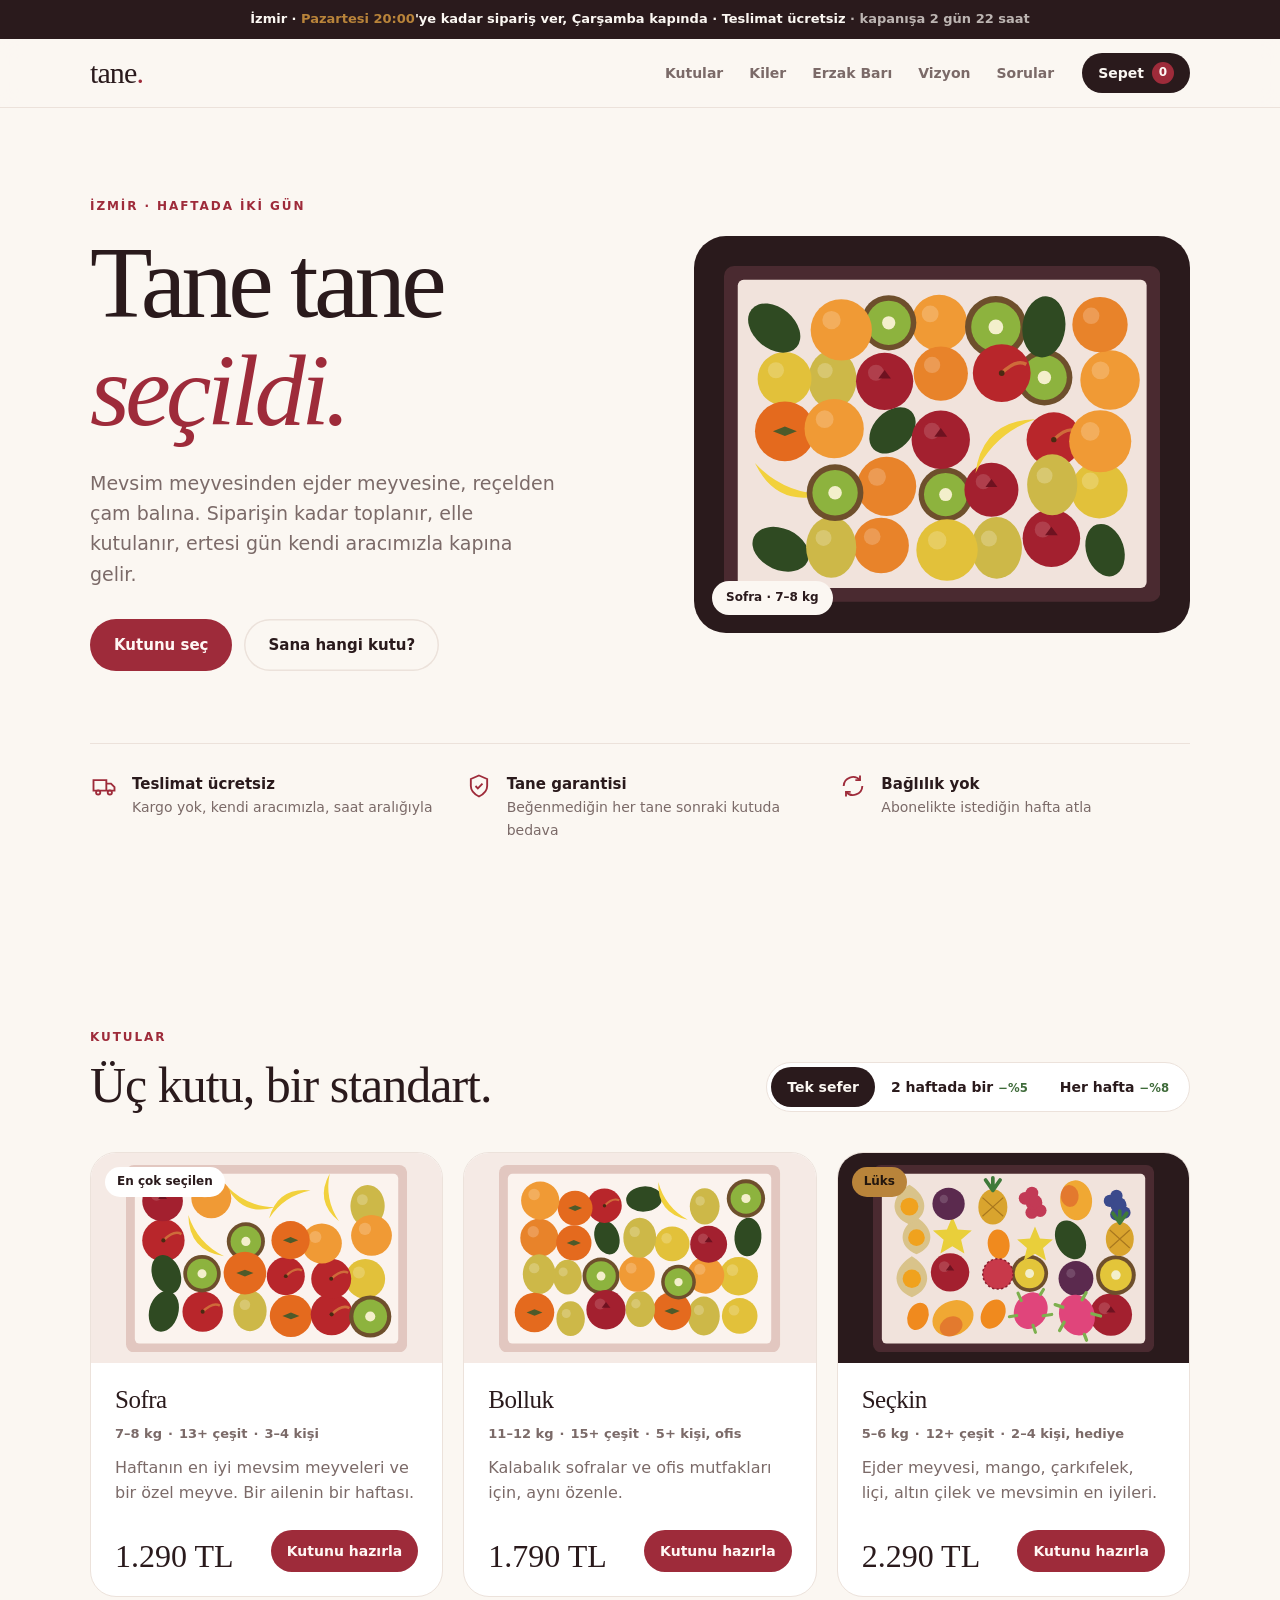
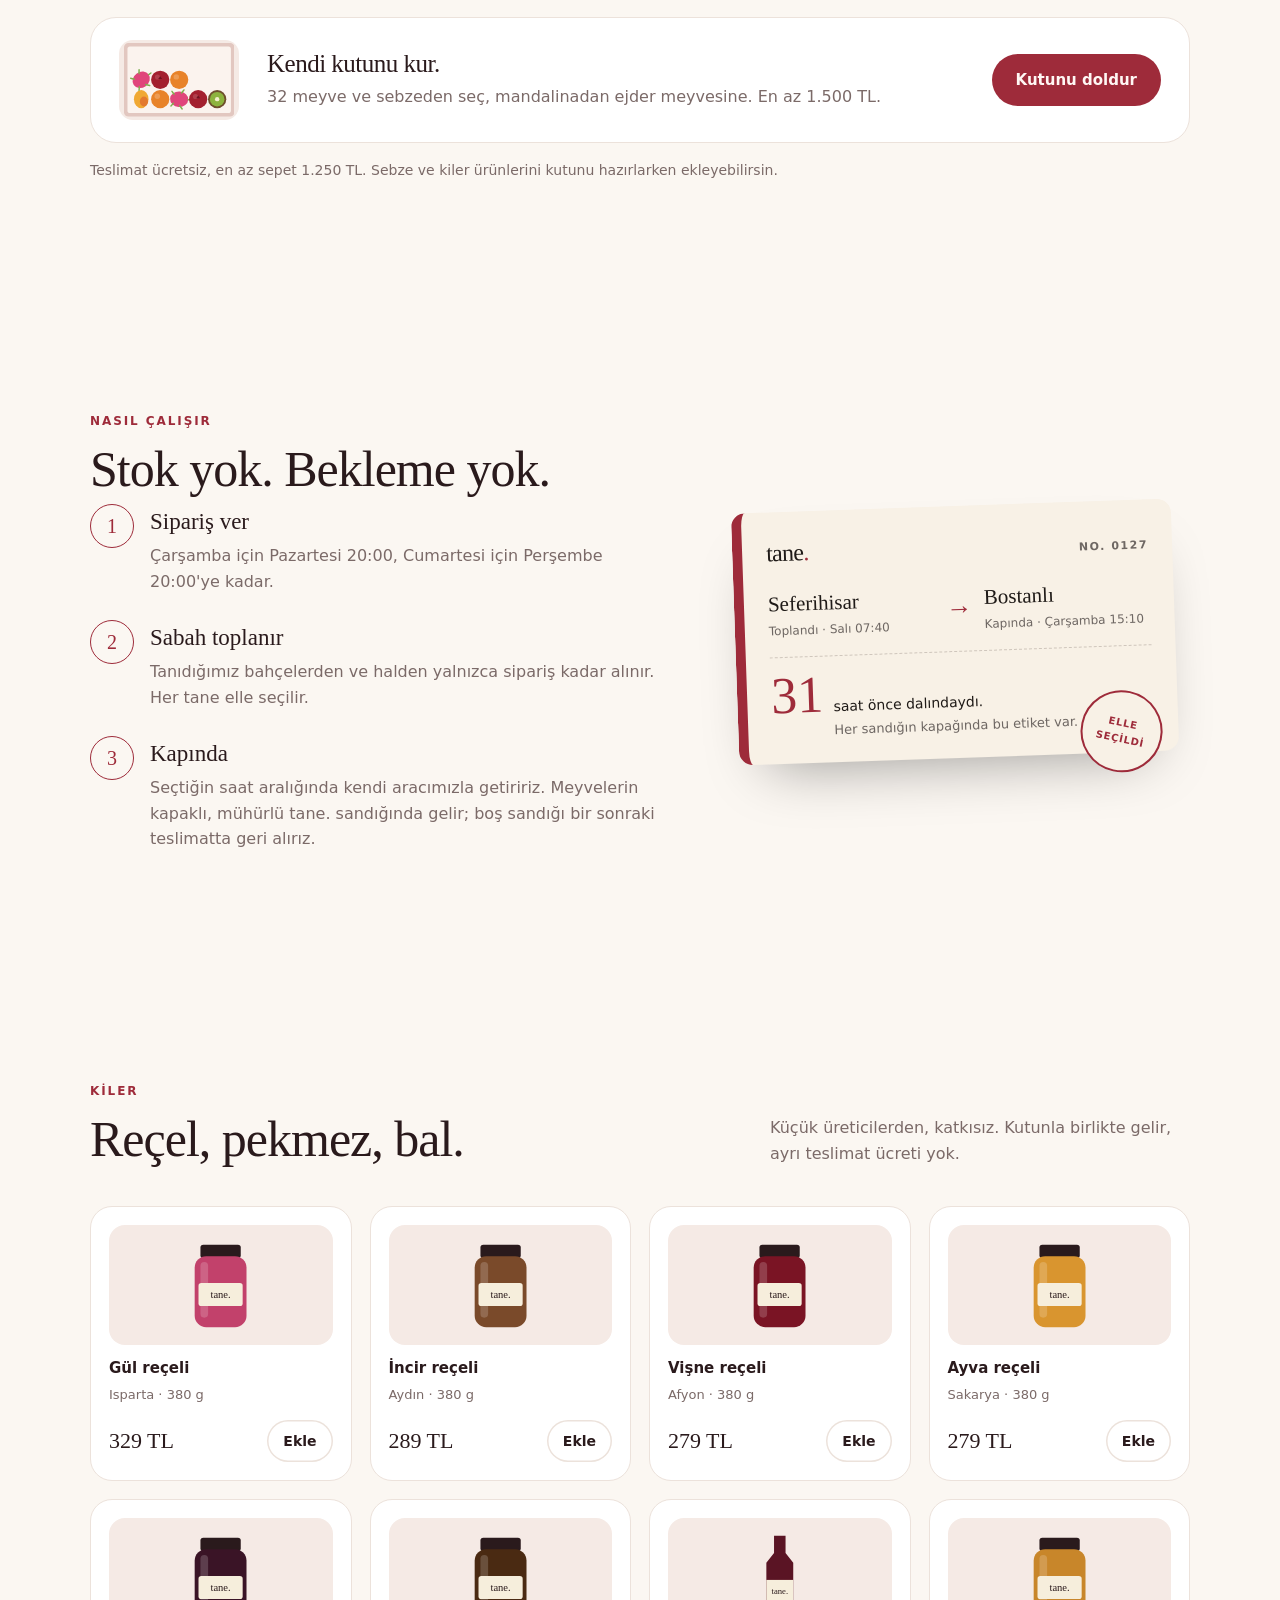
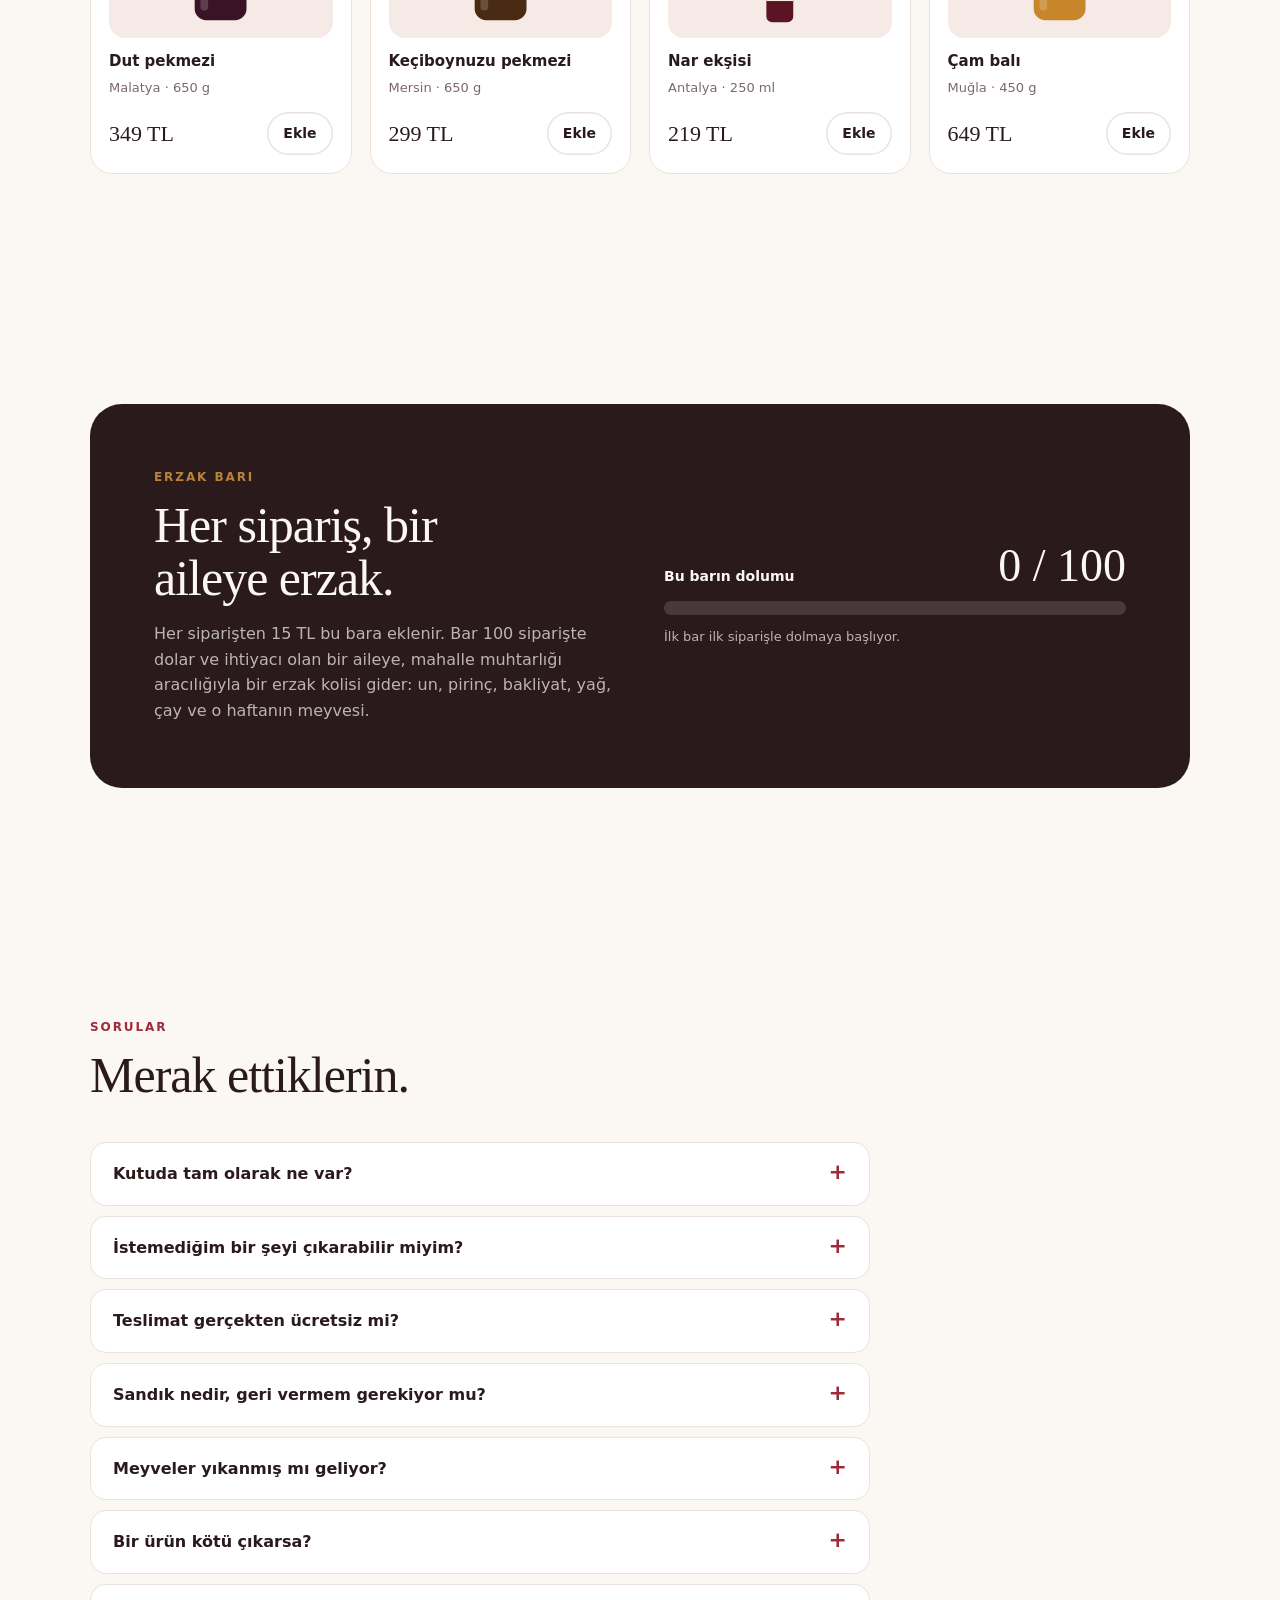
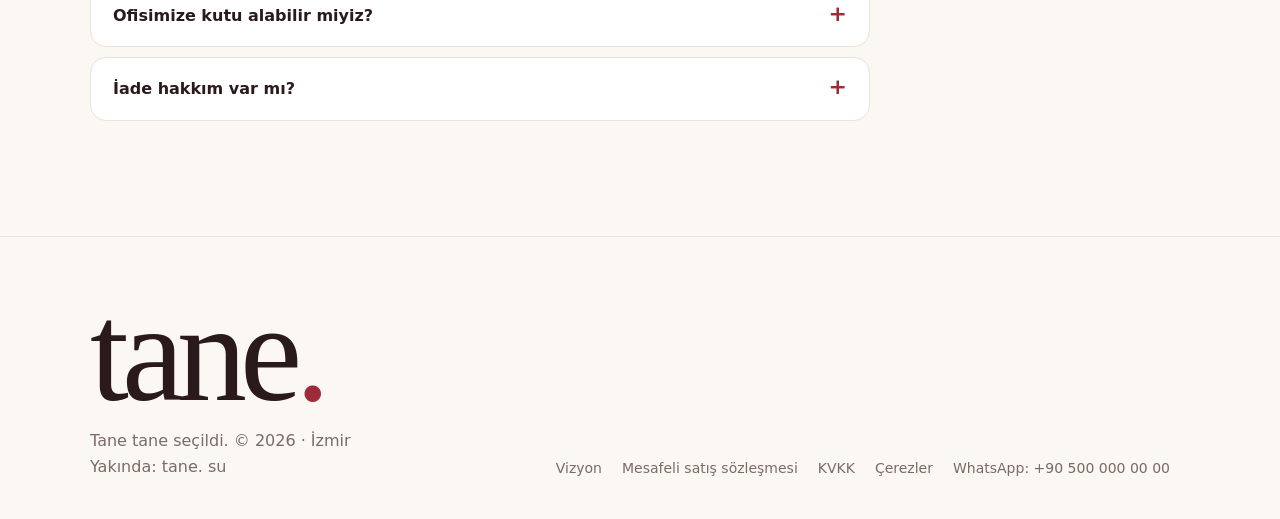
<file: index.html>
<!doctype html>
<html lang="tr">
<head>
<meta charset="utf-8">
<meta name="viewport" content="width=device-width, initial-scale=1, viewport-fit=cover">
<meta http-equiv="Content-Security-Policy" content="default-src 'none'; script-src 'self'; style-src 'self' 'unsafe-inline' https://fonts.googleapis.com; font-src https://fonts.gstatic.com; img-src 'self' data:; connect-src 'none'; base-uri 'none'; form-action 'none'; object-src 'none'">
<meta name="referrer" content="strict-origin-when-cross-origin">
<title>tane. Online Manav</title>
<meta name="description" content="tane. — İzmir'de haftada iki gün kapına gelen, tane tane seçilmiş meyve kutuları, egzotik meyveler, reçel, pekmez ve bal.">
<link rel="preconnect" href="https://fonts.googleapis.com">
<link rel="preconnect" href="https://fonts.gstatic.com" crossorigin>
<link rel="stylesheet" href="https://fonts.googleapis.com/css2?family=Fraunces:ital,opsz,wght@0,9..144,300..600;1,9..144,300..600&family=Manrope:wght@400;600;700;800&display=swap">
<link rel="stylesheet" href="assets/style.css">
</head>
<body>
<!--BODY-->
<p class="bar" id="bar">İzmir · <b>Pazartesi 20:00</b>'ye kadar sipariş ver, Çarşamba kapında · Teslimat ücretsiz</p>
<header class="top">
  <div class="wrap">
    <a href="#top" class="logo" aria-label="tane. ana sayfa">tane<i>.</i></a>
    <nav class="links" aria-label="Ana menü"><a href="#kutular">Kutular</a><a href="#kiler">Kiler</a><a href="#erzak">Erzak Barı</a><a href="vizyon.html">Vizyon</a><a href="#sorular">Sorular</a></nav>
    <button class="menu-btn" id="menuBtn" aria-label="Menüyü aç">Menü</button>
    <button class="cart-btn" id="cartBtn" aria-label="Sepeti aç">Sepet <b id="cartCount">0</b></button>
  </div>
</header>

<main id="top">
  <section class="hero">
    <div class="wrap hero-grid">
      <div>
        <p class="hello" id="hello" hidden></p>
        <p class="eyebrow">İzmir · haftada iki gün</p>
        <h1>Tane tane <em>seçildi.</em></h1>
        <p class="lead">Mevsim meyvesinden ejder meyvesine, reçelden çam balına. Siparişin kadar toplanır, elle kutulanır, ertesi gün kendi aracımızla kapına gelir.</p>
        <div class="ctas"><a class="btn" href="#kutular">Kutunu seç</a><button class="btn line" id="openQuiz">Sana hangi kutu?</button></div>
      </div>
      <div class="hero-art" id="heroArt" aria-hidden="true"></div>
    </div>
    <div class="wrap">
      <div class="trust">
        <div><svg viewBox="0 0 24 24" fill="none" stroke="currentColor" stroke-width="1.6" aria-hidden="true"><path d="M3 7h11v9H3zM14 10h4l3 3v3h-7"/><circle cx="7" cy="17.5" r="1.8"/><circle cx="17" cy="17.5" r="1.8"/></svg><span><b>Teslimat ücretsiz</b><span class="muted">Kargo yok, kendi aracımızla, saat aralığıyla</span></span></div>
        <div><svg viewBox="0 0 24 24" fill="none" stroke="currentColor" stroke-width="1.6" aria-hidden="true"><path d="M12 3l7 3v6c0 4-3 7-7 9-4-2-7-5-7-9V6z"/><path d="M9 12l2 2 4-4"/></svg><span><b>Tane garantisi</b><span class="muted">Beğenmediğin her tane sonraki kutuda bedava</span></span></div>
        <div><svg viewBox="0 0 24 24" fill="none" stroke="currentColor" stroke-width="1.6" aria-hidden="true"><path d="M4 12a8 8 0 0 1 14-5M20 12a8 8 0 0 1-14 5"/><path d="M18 3v4h-4M6 21v-4h4"/></svg><span><b>Bağlılık yok</b><span class="muted">Abonelikte istediğin hafta atla</span></span></div>
      </div>
    </div>
  </section>

  <section id="kutular">
    <div class="wrap">
      <div class="head reveal">
        <div><p class="eyebrow">Kutular</p><h2>Üç kutu, bir standart.</h2></div>
        <div class="seg-inline" role="group" aria-label="Sıklık" id="freq"></div>
      </div>
      <div class="boxes" id="boxes"></div>
      <div class="own reveal">
        <div class="ico" id="ownIco" aria-hidden="true"></div>
        <div><h3>Kendi kutunu kur.</h3><p class="muted" style="margin-top:6px" id="ownTxt">32 meyve ve sebzeden seç: mandalinadan ejder meyvesine. Kutun gözünün önünde dolsun.</p></div>
        <button class="btn" id="openOwn">Kutunu doldur</button>
      </div>
      <p class="note" id="minNote"></p>
    </div>
  </section>

  <section id="nasil">
    <div class="wrap how">
      <div class="reveal">
        <p class="eyebrow">Nasıl çalışır</p>
        <h2>Stok yok. Bekleme yok.</h2>
        <div class="steps">
          <div class="step"><span class="n">1</span><div><b>Sipariş ver</b><p class="muted" id="stepTxt1">Çarşamba için Pazartesi 20:00'ye, Cumartesi için Perşembe 20:00'ye kadar.</p></div></div>
          <div class="step"><span class="n">2</span><div><b>Sabah toplanır</b><p class="muted">Tanıdığımız bahçelerden ve halden yalnızca sipariş kadar alınır. Her tane elle seçilir.</p></div></div>
          <div class="step"><span class="n">3</span><div><b>Kapında</b><p class="muted">Seçtiğin saat aralığında kendi aracımızla getiririz. Meyvelerin kapaklı, mühürlü tane. sandığında gelir; boş sandığı bir sonraki teslimatta geri alırız.</p></div></div>
        </div>
      </div>
      <div class="label reveal" aria-label="Örnek tazelik etiketi">
        <div class="t"><span>tane<span style="color:#9E2B3A">.</span></span><span>No. 0127</span></div>
        <div class="route"><div><b>Seferihisar</b>Toplandı · Salı 07:40</div><i>→</i><div><b>Bostanlı</b>Kapında · Çarşamba 15:10</div></div>
        <div class="hours"><b class="num" id="hours">31</b><span>saat önce dalındaydı.<br><span style="color:#6E6763;font-size:13px">Her sandığın kapağında bu etiket var.</span></span></div>
        <div class="stamp">Elle<br>seçildi</div>
      </div>
    </div>
  </section>

  <section id="kiler">
    <div class="wrap">
      <div class="head reveal"><div><p class="eyebrow">Kiler</p><h2>Reçel, pekmez, bal.</h2></div><p class="muted">Küçük üreticilerden, katkısız. Kutunla birlikte gelir, ayrı teslimat ücreti yok.</p></div>
      <div class="kiler" id="kilerGrid"></div>
    </div>
  </section>

  <section id="erzak">
    <div class="wrap">
      <div class="erzak reveal">
        <div>
          <p class="eyebrow">Erzak Barı</p>
          <h2>Her sipariş, bir aileye erzak.</h2>
          <p class="muted" style="margin-top:16px;max-width:460px" id="erzakTxt"></p>
        </div>
        <div class="erzak-bar">
          <div class="top"><span>Bu barın dolumu</span><b class="num" id="erzakNum">0 / 100</b></div>
          <div class="track"><i id="erzakFill"></i></div>
          <small id="erzakSub"></small>
        </div>
      </div>
    </div>
  </section>

  <section id="sorular">
    <div class="wrap">
      <div class="head reveal"><div><p class="eyebrow">Sorular</p><h2>Merak ettiklerin.</h2></div></div>
      <div class="faq">
        <details class="q"><summary>Kutuda tam olarak ne var?</summary><p>Her hafta değişir, mevsimin en iyileri girer. İçerik listesi kutudaki kartta yazar. Sofra kutusunda 13+ çeşit, 7–8 kg meyve olur.</p></details>
        <details class="q"><summary>İstemediğim bir şeyi çıkarabilir miyim?</summary><p>Evet, kutunu hazırlarken en fazla 3 ürünü çıkarabilirsin; yerine aynı değerde başka ürün koyarız. Her şeyi kendin seçmek istersen "Kendi kutunu kur"u kullan.</p></details>
        <details class="q"><summary>Teslimat gerçekten ücretsiz mi?</summary><p>Evet. Kendi aracımızla getiriyoruz. Teslimat için en az sepet tutarı 1.250 TL.</p></details>
        <details class="q"><summary>Sandık nedir, geri vermem gerekiyor mu?</summary><p>Meyveler karton koliyle değil, kapaklı ve kilitli, yıkanabilir tane. sandığıyla gelir. Sandık bir hafta sende kalır; bir sonraki teslimatta dolusunu bırakıp boşunu alırız. Tek seferlik siparişte istersen kapıda boşaltırız. İade edilmeyen sandık için 750 TL alınır.</p></details>
        <details class="q"><summary>Meyveler yıkanmış mı geliyor?</summary><p>Hayır, bilerek yıkamıyoruz; ıslak meyve kutuda küflenir. Kuru bezle temizleyip kutuluyoruz. Yemeden önce yıka.</p></details>
        <details class="q"><summary>Bir ürün kötü çıkarsa?</summary><p>24 saat içinde fotoğrafını WhatsApp'tan gönder. Sonraki kutuna ücretsiz ekleriz ya da bedelini iade ederiz.</p></details>
        <details class="q"><summary>Ofisimize kutu alabilir miyiz?</summary><p>Evet. Tek adrese 5 kutu ve üzeri için kurumsal fiyat, fatura ve sabit teslimat günü veriyoruz. WhatsApp'tan yazman yeterli.</p></details>
        <details class="q"><summary>İade hakkım var mı?</summary><p>Taze ürünler çabuk bozulabilen ürün olduğundan yasal cayma hakkı kapsamında değildir. Memnun kalmadığın her ürün için Tane garantisi geçerlidir.</p></details>
      </div>
    </div>
  </section>
</main>

<footer>
  <div class="wrap">
    <div><div class="big">tane<i>.</i></div><p class="muted" style="margin-top:16px">Tane tane seçildi. © 2026 · İzmir<br>Yakında: tane. su</p></div>
    <nav aria-label="Alt menü">
      <a href="vizyon.html">Vizyon</a>
      <button data-legal="mesafeli">Mesafeli satış sözleşmesi</button>
      <button data-legal="kvkk">KVKK</button>
      <button data-legal="cerez">Çerezler</button>
      <span>WhatsApp: <span id="waText"></span></span>
      <span id="footSoc"></span>
    </nav>
  </div>
</footer>

<div class="scrim" id="scrim"></div>

<aside class="sheet" id="menu" aria-label="Menü">
  <div class="sh-head"><span class="logo">tane<i>.</i></span><button class="xbtn" data-close aria-label="Kapat">×</button></div>
  <div class="sh-body"><nav class="mnav"><a href="#kutular" data-close>Kutular</a><a href="#kiler" data-close>Kiler</a><a href="#erzak" data-close>Erzak Barı</a><a href="vizyon.html">Vizyon</a><a href="#sorular" data-close>Sorular</a></nav></div>
</aside>

<aside class="sheet" id="cfg" aria-label="Kutunu hazırla">
  <div class="sh-head"><div><p class="eyebrow" style="margin:0">Kutunu hazırla</p><h3 id="cfgTitle">Sofra</h3></div><button class="xbtn" data-close aria-label="Kapat">×</button></div>
  <div class="sh-body">
    <div class="preview" id="cfgPreview"></div>
    <div><p class="sub">Kutu</p><div class="seg" id="cfgSize"></div></div>
    <div><p class="sub">Sıklık</p><div class="seg" id="cfgFreq"></div></div>
    <label class="toggle" id="vegToggle" for="cfgVeg"><input type="checkbox" id="cfgVeg"><span><b>Sebze de ekle</b><small>6–7 kg, 12+ çeşit, aynı teslimatla</small></span><span class="p" id="vegPrice"></span></label>
    <div><p class="sub">Kilerden ekle</p><div class="rows" id="cfgKiler"></div></div>
    <details class="more"><summary>Kişiselleştir</summary><div>
      <div><p class="sub">İstemediklerin · en fazla 3</p><div class="chips" id="cfgOut"></div></div>
      <div><p class="sub">Tat</p><div class="seg" id="cfgTaste"></div></div>
      <div><p class="sub">Olgunluk</p><div class="seg two-col" id="cfgRipe"></div></div>
    </div></details>
    <details class="more" id="giftDet"><summary>Hediye mi?</summary><div>
      <label class="check" for="cfgGift"><input type="checkbox" id="cfgGift"><span>Hediye paketi: kurdele, mühür ve kart (<span id="giftPrice"></span>)</span></label>
      <label class="field" for="cfgNote">Kartına yazalım<textarea id="cfgNote" maxlength="180" placeholder="Yeni evine hoş geldin!"></textarea></label>
    </div></details>
  </div>
  <div class="sh-foot">
    <div class="total"><span id="cfgFreqLbl">Tek sefer</span><b id="cfgTotal">0 TL</b></div>
    <button class="btn block" id="cfgAdd">Sepete ekle</button>
  </div>
</aside>

<aside class="sheet" id="own" aria-label="Kendi kutunu kur">
  <div class="sh-head"><div><p class="eyebrow" style="margin:0">Kendi kutun</p><h3>Tane tane seç</h3></div><button class="xbtn" data-close aria-label="Kapat">×</button></div>
  <div class="sh-body">
    <div class="preview" id="ownPreview"></div>
    <div class="minline"><div style="display:flex;justify-content:space-between;gap:8px"><span id="ownMinTxt"></span><span class="num" id="ownKg"></span></div><div class="meter"><i id="ownBar"></i></div></div>
    <div class="tabs" role="group" aria-label="Kategori" id="ownTabs"><button data-tab="meyve" aria-pressed="true">Meyve</button><button data-tab="egzotik" aria-pressed="false">Egzotik</button><button data-tab="sebze" aria-pressed="false">Sebze</button></div>
    <div class="rows" id="ownList"></div>
    <div><p class="sub">Olgunluk</p><div class="seg two-col" id="ownRipe"></div></div>
    <label class="field" for="ownNote">Not <span class="muted" style="font-weight:600">· isteğe bağlı</span><textarea id="ownNote" maxlength="180" placeholder="Avokadolar Cuma'ya hazır olsun"></textarea></label>
  </div>
  <div class="sh-foot">
    <div class="total"><span id="ownCount">0 ürün</span><b id="ownTotal">0 TL</b></div>
    <button class="btn block" id="ownAdd" disabled>Sepete ekle</button>
  </div>
</aside>

<aside class="sheet" id="cart" aria-label="Sepet">
  <div class="sh-head"><div style="flex:1"><h3>Sepetin</h3><div class="stepper"><span class="on" id="st1">1 · Sepet</span><span id="st2">2 · Teslimat</span><span id="st3">3 · Gönder</span></div></div><button class="xbtn" data-close aria-label="Kapat">×</button></div>
  <div class="sh-body" id="cartBody"></div>
  <div class="sh-foot" id="cartFoot"></div>
</aside>

<div class="modal" id="quiz" role="dialog" aria-modal="true" aria-labelledby="qTitle"><div class="card" id="quizCard"></div></div>
<div class="modal" id="legal" role="dialog" aria-modal="true" aria-labelledby="lTitle"><div class="card"><div class="qtop"><h2 id="lTitle" style="font-size:30px"></h2><button class="xbtn" data-close aria-label="Kapat">×</button></div><p class="muted" id="lBody" style="margin-top:14px"></p></div></div>
<div class="toast" id="toast" role="status" aria-live="polite"></div>
<!--/BODY-->
<script src="assets/app.js" defer></script>
</body>
</html>
</file>
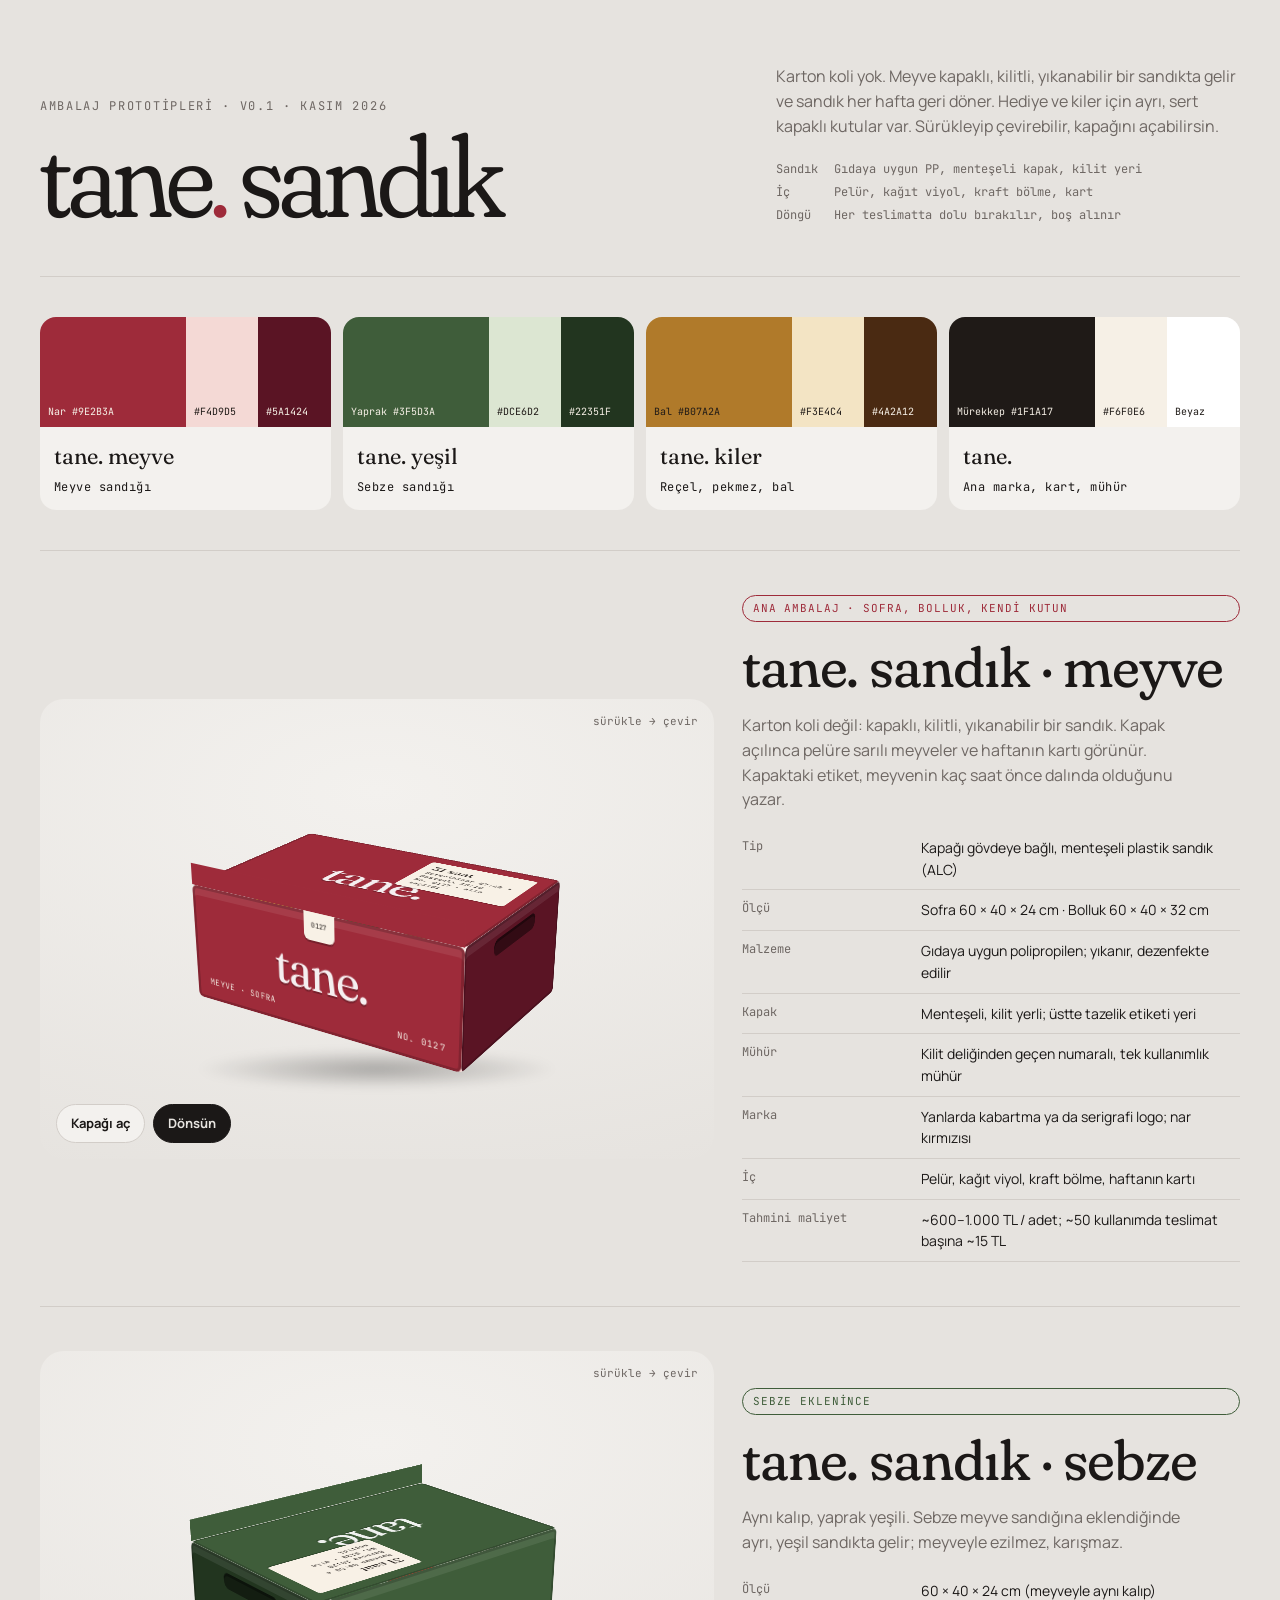
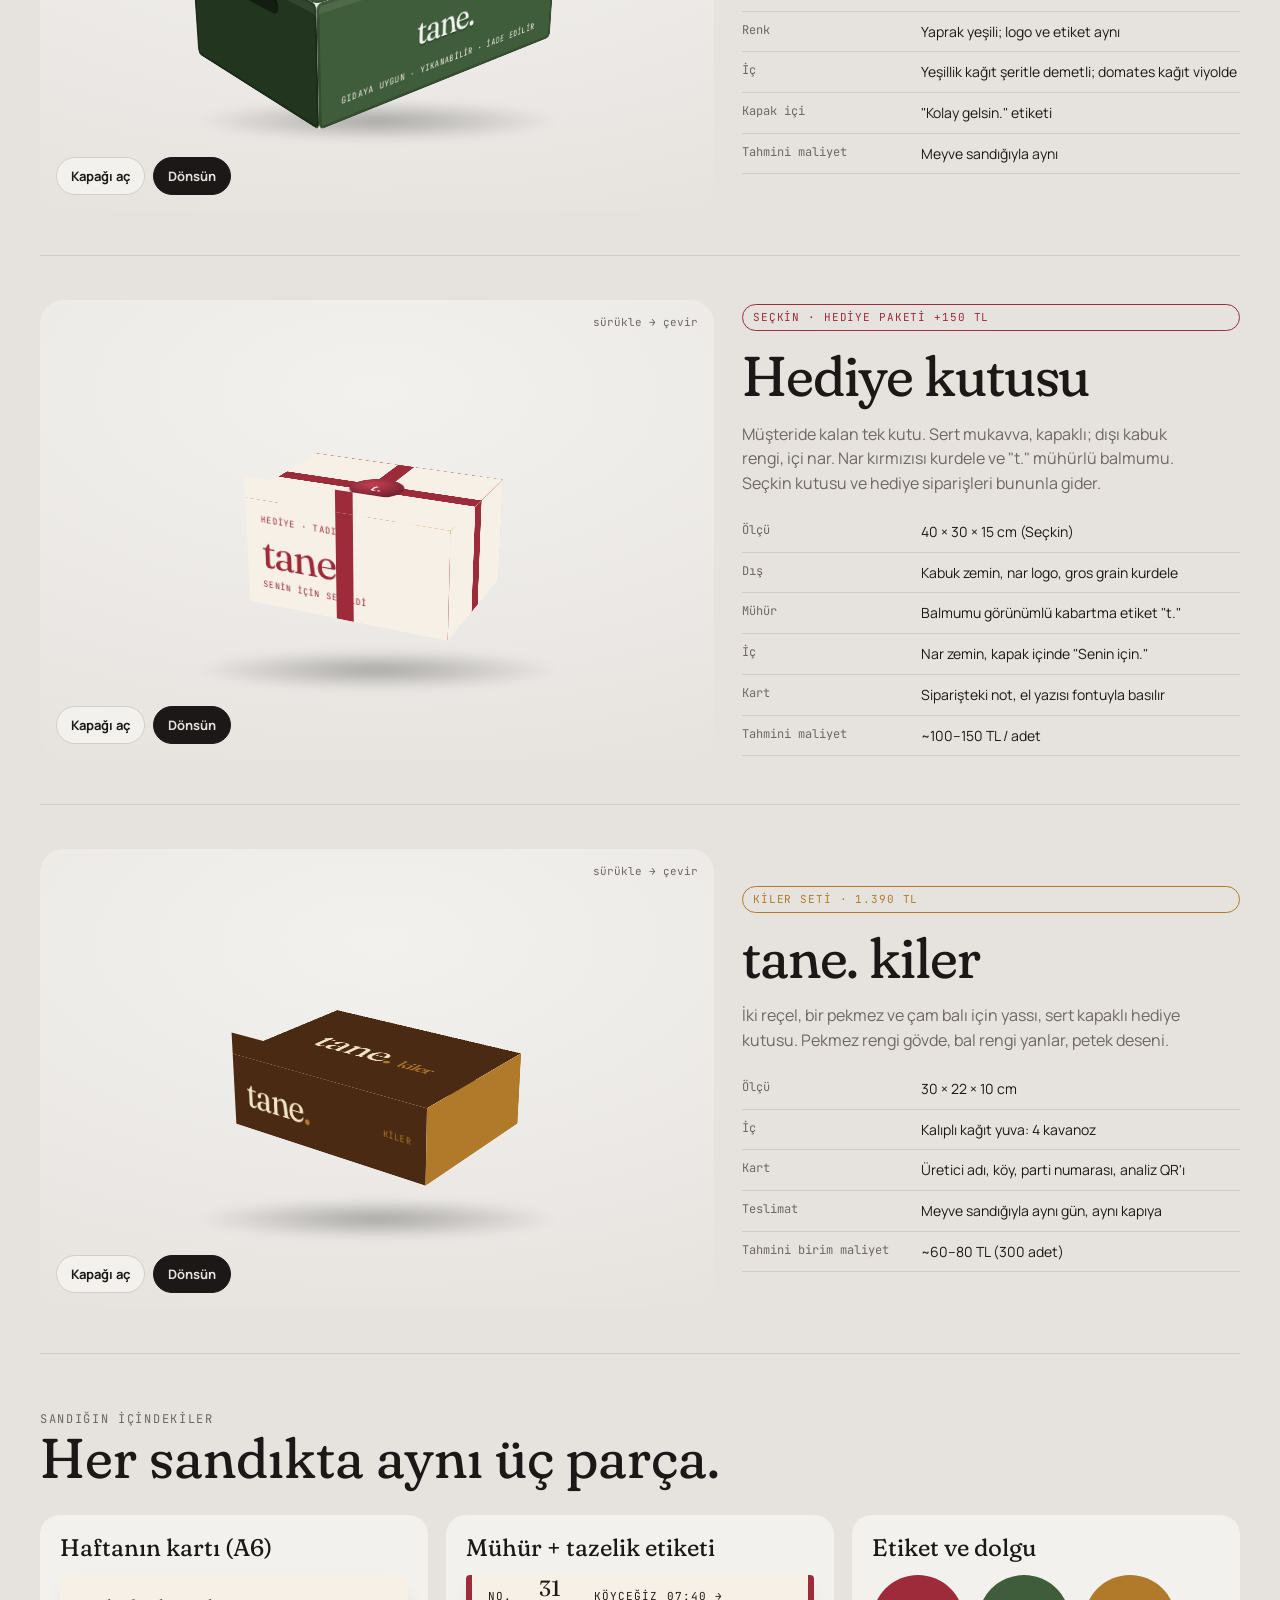
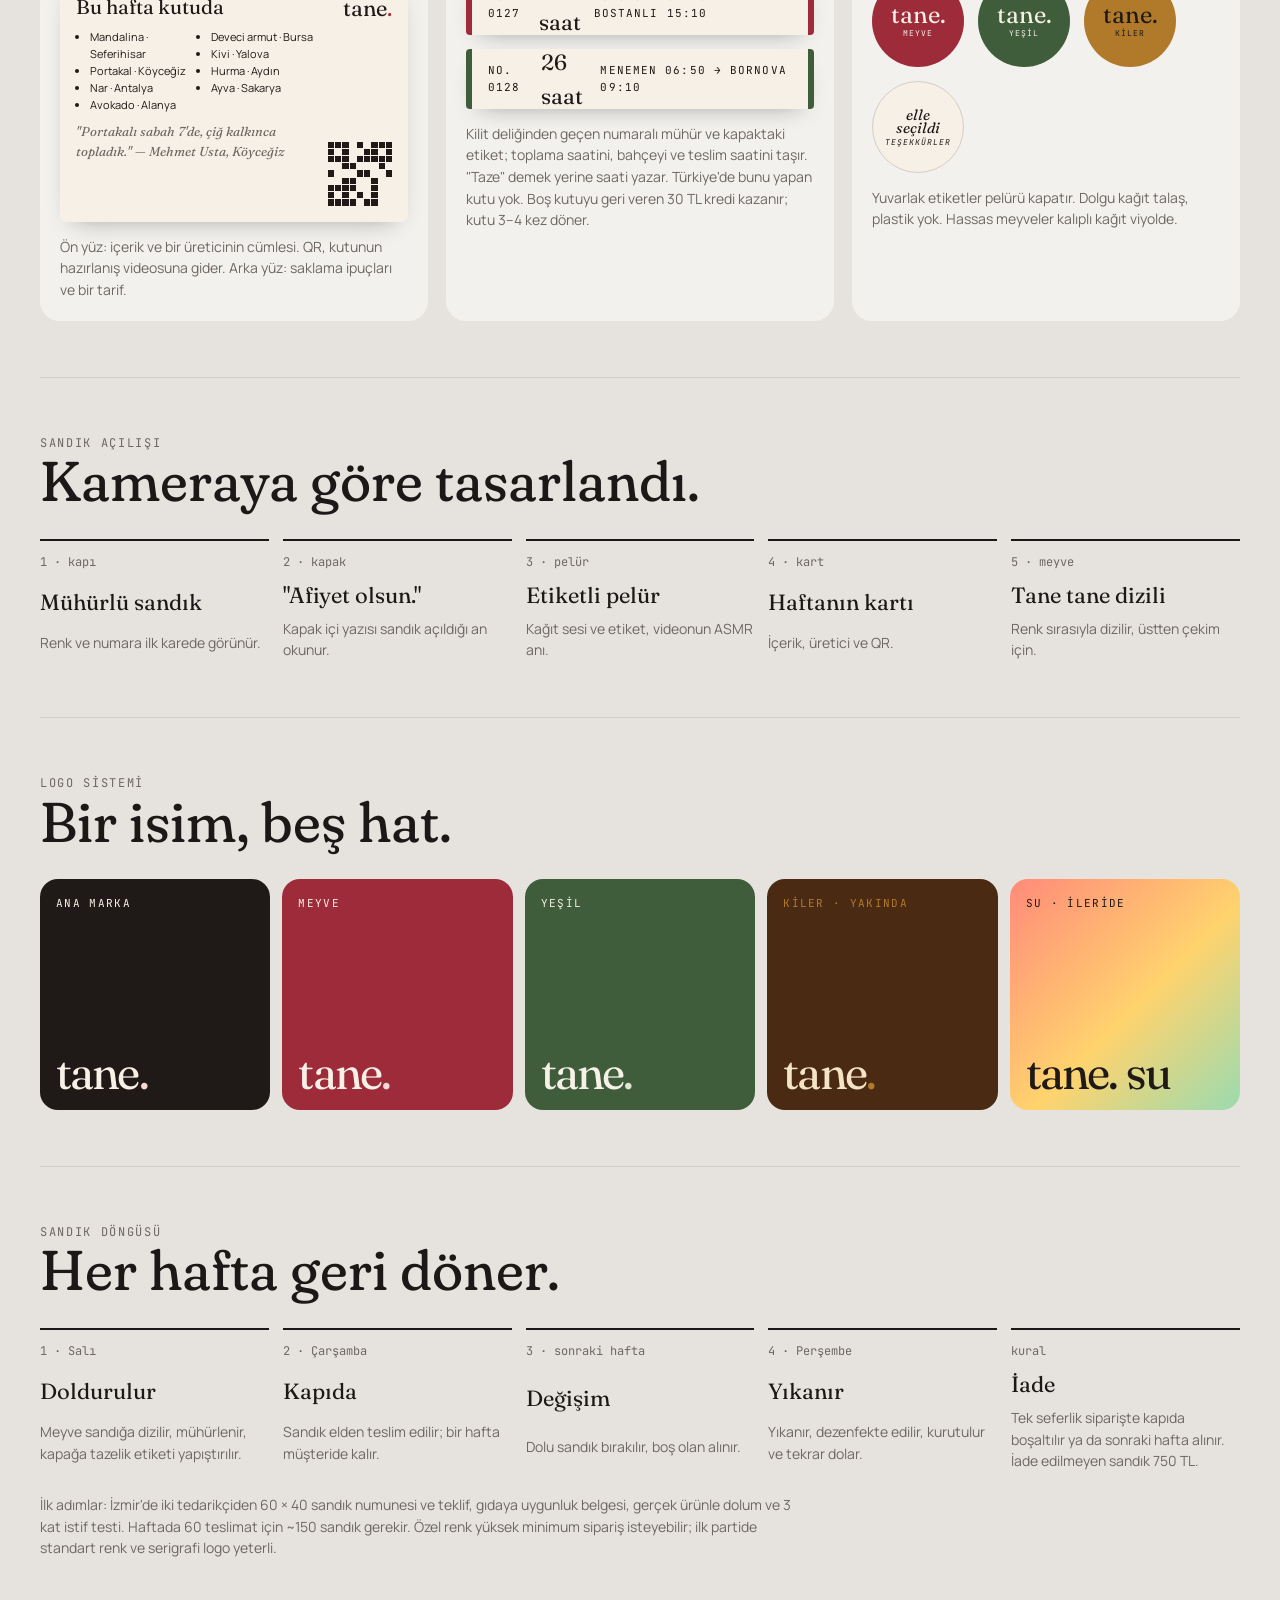
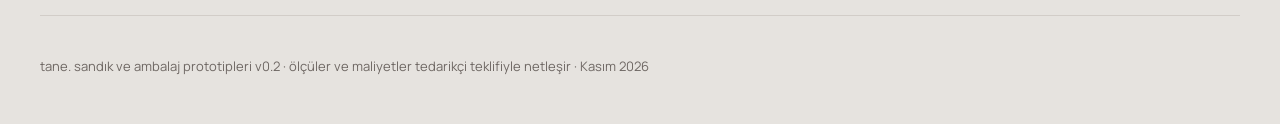
<file: kutular/index.html>
<!doctype html>
<html lang="tr">
<head>
<meta charset="utf-8">
<meta name="viewport" content="width=device-width, initial-scale=1, viewport-fit=cover">
<title>tane. Kutu Prototipleri</title>
<meta name="claude:viewport-fit-sides" content="cover">
<link rel="preconnect" href="https://fonts.googleapis.com">
<link rel="preconnect" href="https://fonts.gstatic.com" crossorigin>
<link rel="stylesheet" href="https://fonts.googleapis.com/css2?family=Fraunces:ital,opsz,wght,SOFT@0,9..144,300..700,0..100;1,9..144,300..700,0..100&family=Manrope:wght@400;500;600;700&family=JetBrains+Mono:wght@400;600&display=swap">
<style>
/* Layout: a packaging studio wall. Each box sits on its own plinth in 3D, specs beside it like a production sheet. */
:root{
  --bg:#E6E3DF; --panel:#F3F1EE; --fg:#1B1817; --mute:#6E6763; --line:#D2CDC8;
  --display:"Fraunces", Georgia, serif; --body:"Manrope", system-ui, sans-serif; --mono:"JetBrains Mono", ui-monospace, Menlo, monospace;
  /* brand lines (print colours stay fixed in both themes) */
  --nar:#9E2B3A; --nar-in:#F4D9D5; --nar-deep:#5A1424;
  --yaprak:#3F5D3A; --yaprak-in:#DCE6D2; --yaprak-deep:#22351F;
  --bal:#B07A2A; --bal-in:#F3E4C4; --pekmez:#4A2A12;
  --kabuk:#F6F0E6; --murekkep:#1F1A17;
}
@media (prefers-color-scheme:dark){:root:not([data-theme="light"]){--bg:#151312;--panel:#1E1B1A;--fg:#EEE9E4;--mute:#A39B95;--line:#33302D;color-scheme:dark}}
:root[data-theme="dark"]{--bg:#151312;--panel:#1E1B1A;--fg:#EEE9E4;--mute:#A39B95;--line:#33302D;color-scheme:dark}
*{box-sizing:border-box}
body{background:var(--bg);color:var(--fg);font-family:var(--body);line-height:1.55;font-size:16px}
.wrap{max-width:1240px;margin:0 auto;padding-left:max(20px,env(safe-area-inset-left,0px));padding-right:max(20px,env(safe-area-inset-right,0px))}
h1,h2,h3{font-family:var(--display);font-weight:400;margin:0;line-height:1.05;text-wrap:balance;font-variation-settings:"SOFT" 100}
p{margin:0}
.mono{font-family:var(--mono);font-size:12px;letter-spacing:.04em}
.eyebrow{font-family:var(--mono);font-size:12px;letter-spacing:.14em;text-transform:uppercase;color:var(--mute)}
button{font:inherit;color:inherit;cursor:pointer}
:focus-visible{outline:2px solid var(--fg);outline-offset:3px;border-radius:6px}

header.intro{padding-block:56px 40px;display:grid;grid-template-columns:1.2fr .8fr;gap:40px;align-items:end;border-bottom:1px solid var(--line)}
@media(max-width:860px){header.intro{grid-template-columns:1fr}}
header.intro h1{font-size:clamp(56px,9vw,128px);letter-spacing:-.045em;font-weight:350}
header.intro h1 i{font-style:normal;color:var(--nar)}
header.intro .meta{display:grid;gap:10px;color:var(--mute)}
.sheet{display:grid;grid-template-columns:auto 1fr;gap:4px 16px;font-family:var(--mono);font-size:12px}
.sheet dt{color:var(--mute)} .sheet dd{margin:0}

/* palette */
.palette{display:grid;grid-template-columns:repeat(4,1fr);gap:12px;padding-block:40px}
@media(max-width:860px){.palette{grid-template-columns:1fr 1fr}}
.sw{border-radius:16px;overflow:hidden;background:var(--panel)}
.sw .chips{display:grid;grid-template-columns:2fr 1fr 1fr;height:110px}
.sw .chips span{display:flex;align-items:end;padding:8px;font-family:var(--mono);font-size:10px}
.sw .cap{padding:12px 14px}
.sw .cap b{font-family:var(--display);font-size:22px;font-weight:400;display:block}

/* product rows */
.proto{display:grid;grid-template-columns:1.15fr .85fr;gap:28px;padding-block:44px;border-top:1px solid var(--line);align-items:center}
@media(max-width:920px){.proto{grid-template-columns:1fr}}
.stage{position:relative;height:460px;border-radius:24px;background:radial-gradient(120% 90% at 50% 20%,var(--panel),var(--bg));overflow:hidden;touch-action:pan-y;cursor:grab;user-select:none}
.stage:active{cursor:grabbing}
.stage .floor{position:absolute;left:50%;bottom:70px;width:360px;max-width:80%;height:40px;transform:translateX(-50%);background:radial-gradient(closest-side,rgba(0,0,0,.28),transparent);filter:blur(4px)}
.scene{position:absolute;inset:0;perspective:1100px;display:grid;place-items:center}
.ctrl{position:absolute;left:16px;bottom:16px;display:flex;gap:8px;flex-wrap:wrap;right:16px}
.ctrl button{border:1px solid var(--line);background:var(--panel);border-radius:999px;padding:8px 14px;font-weight:700;font-size:13px}
.ctrl button[aria-pressed="true"]{background:var(--fg);color:var(--bg);border-color:var(--fg)}
.hint{position:absolute;right:16px;top:14px;font-family:var(--mono);font-size:11px;color:var(--mute)}

/* 3D box */
.b3{--W:280px;--H:126px;--D:210px;--ry:-32deg;--rx:-22deg;--open:0deg;
  position:relative;width:0;height:0;transform-style:preserve-3d;transform:translateY(10px) rotateX(var(--rx)) rotateY(var(--ry));transition:transform .2s}
.b3.spin{animation:spin 18s linear infinite}
@keyframes spin{from{transform:translateY(10px) rotateX(var(--rx)) rotateY(var(--ry))}to{transform:translateY(10px) rotateX(var(--rx)) rotateY(calc(var(--ry) + 360deg))}}
.f{position:absolute;left:0;top:0;backface-visibility:hidden}
.front,.back{width:var(--W);height:var(--H);margin:calc(var(--H)/-2) 0 0 calc(var(--W)/-2)}
.left,.right{width:var(--D);height:var(--H);margin:calc(var(--H)/-2) 0 0 calc(var(--D)/-2)}
.bottom,.topf,.tissue{width:var(--W);height:var(--D);margin:calc(var(--D)/-2) 0 0 calc(var(--W)/-2)}
.front{transform:translateZ(calc(var(--D)/2))}
.back{transform:rotateY(180deg) translateZ(calc(var(--D)/2))}
.right{transform:rotateY(90deg) translateZ(calc(var(--W)/2))}
.left{transform:rotateY(-90deg) translateZ(calc(var(--W)/2))}
.bottom{transform:rotateX(-90deg) translateZ(calc(var(--H)/2))}
/* inner walls */
.in.front{transform:rotateY(180deg) translateZ(calc(var(--D)/-2 + 1px))}
.in.back{transform:translateZ(calc(var(--D)/-2 + 1px))}
.in.right{transform:rotateY(-90deg) translateZ(calc(var(--W)/-2 + 1px))}
.in.left{transform:rotateY(90deg) translateZ(calc(var(--W)/-2 + 1px))}
.in.bottom{transform:rotateX(90deg) translateZ(calc(var(--H)/-2 + 1px))}
.tissue{transform:rotateX(90deg) translateZ(calc(var(--H)/2 - 26px));transform-style:preserve-3d}
/* lid hinged at back edge */
.lidpos{position:absolute;left:0;top:0;transform-style:preserve-3d;transform:translateY(calc(var(--H)/-2)) translateZ(calc(var(--D)/-2))}
.lid{position:absolute;left:0;top:0;width:var(--W);height:var(--D);margin-left:calc(var(--W)/-2);transform-origin:50% 0;transform:rotateX(calc(90deg - var(--open)));transform-style:preserve-3d;transition:transform 1.1s cubic-bezier(.6,0,.2,1)}
.lid .out,.lid .inn{position:absolute;inset:0;backface-visibility:hidden}
.lid .inn{transform:rotateX(180deg)}
.lid .lip{position:absolute;left:0;right:0;bottom:0;height:22px;transform-origin:50% 100%;transform:rotateX(-90deg)}
.b3.open{--open:-118deg}

/* prints */
.print{display:flex;flex-direction:column;justify-content:space-between;padding:14px 16px;font-family:var(--display)}
.seeds{background-image:radial-gradient(circle at 2px 2px,rgba(255,255,255,.14) 1.2px,transparent 1.6px);background-size:18px 18px}
.ribs{background-image:repeating-linear-gradient(0deg,rgba(0,0,0,.13) 0 2px,transparent 2px 13px),repeating-linear-gradient(90deg,rgba(255,255,255,.07) 0 3px,transparent 3px 34px)}
.crate .front,.crate .back,.crate .left,.crate .right{border-radius:6px;box-shadow:inset 0 0 0 3px rgba(0,0,0,.18),inset 0 10px 0 rgba(255,255,255,.08)}
.crate .left::after,.crate .right::after{content:"";position:absolute;left:28%;right:28%;top:14px;height:16px;border-radius:9px;background:rgba(0,0,0,.45);box-shadow:inset 0 3px 0 rgba(0,0,0,.35)}
.crate .emb{font-family:var(--display);font-size:52px;letter-spacing:-.04em;line-height:.9;color:rgba(255,255,255,.92);text-shadow:0 2px 0 rgba(0,0,0,.25),0 -1px 0 rgba(255,255,255,.15)}
.seal-tag{position:absolute;left:50%;top:-2px;width:34px;margin-left:-17px;height:30px;background:#F8F1E6;border-radius:0 0 6px 6px;color:#1F1A17;font-family:var(--mono);font-size:7px;display:grid;place-items:center;letter-spacing:.06em;box-shadow:0 2px 0 rgba(0,0,0,.25)}
.lid-label{position:absolute;right:16px;top:16px;width:118px;padding:8px 10px;background:#F8F1E6;border-radius:4px;color:#1F1A17;font-family:var(--mono);font-size:8px;line-height:1.35;box-shadow:0 2px 0 rgba(0,0,0,.2)}
.lid-label b{display:block;font-family:var(--display);font-size:15px;font-weight:400}
.crate .lid .out{border-radius:6px;box-shadow:inset 0 0 0 3px rgba(0,0,0,.18)}
.veins{background-image:repeating-linear-gradient(135deg,rgba(255,255,255,.08) 0 2px,transparent 2px 16px)}
.comb{background-image:radial-gradient(circle at 50% 50%,rgba(255,255,255,.10) 30%,transparent 32%);background-size:16px 14px}
.logo-xl{font-size:56px;letter-spacing:-.04em;line-height:.9}
.logo-xl i{font-style:normal}
.small{font-family:var(--mono);font-size:9px;letter-spacing:.14em;text-transform:uppercase}
.band{position:absolute;top:0;bottom:0;left:50%;width:44px;margin-left:-22px;background:var(--kabuk);color:var(--murekkep);display:flex;align-items:center;justify-content:center;writing-mode:vertical-rl;font-family:var(--mono);font-size:9px;letter-spacing:.14em;text-transform:uppercase}
.ribbon-v{position:absolute;top:0;bottom:0;left:50%;width:18px;margin-left:-9px;background:var(--nar)}
.ribbon-h{position:absolute;left:0;right:0;top:50%;height:18px;margin-top:-9px;background:var(--nar)}
.wax{position:absolute;left:50%;top:50%;width:54px;height:54px;margin:-27px 0 0 -27px;border-radius:50%;background:radial-gradient(circle at 35% 35%,#C24152,var(--nar-deep));color:var(--kabuk);display:grid;place-items:center;font-family:var(--display);font-size:22px;box-shadow:0 2px 0 rgba(0,0,0,.25)}

/* tissue contents */
.tissue .paper{position:absolute;inset:0;border-radius:4px}
.tissue .card{position:absolute;left:10px;top:10px;width:96px;height:68px;background:var(--kabuk);border-radius:3px;box-shadow:0 2px 6px rgba(0,0,0,.18);font-family:var(--display);font-size:13px;padding:8px;color:var(--murekkep);transform:rotate(-4deg)}
.tissue .card small{display:block;font-family:var(--mono);font-size:7px;letter-spacing:.1em;text-transform:uppercase;margin-top:4px;color:#6E6763}
.tissue .fr{position:absolute;border-radius:50%;box-shadow:inset -6px -8px 0 rgba(0,0,0,.18),0 4px 6px rgba(0,0,0,.2)}

/* spec */
.spec{display:grid;gap:16px}
.spec h2{font-size:clamp(36px,4.6vw,56px);letter-spacing:-.02em}
.spec .tagline{color:var(--mute);max-width:460px}
table{width:100%;border-collapse:collapse;font-size:14px}
td{padding:9px 0;border-bottom:1px solid var(--line);vertical-align:top}
td:first-child{font-family:var(--mono);font-size:12px;color:var(--mute);width:36%;padding-right:14px}
.pill{display:inline-block;border-radius:999px;padding:4px 10px;font-family:var(--mono);font-size:11px;letter-spacing:.08em;text-transform:uppercase;border:1px solid currentColor}
.dots{display:flex;gap:6px}.dots i{width:18px;height:18px;border-radius:50%;border:1px solid var(--line)}

/* details */
.details{padding-block:56px;border-top:1px solid var(--line)}
.dgrid{display:grid;grid-template-columns:repeat(3,1fr);gap:18px;margin-top:28px}
@media(max-width:920px){.dgrid{grid-template-columns:minmax(0,1fr)}}
@media(max-width:560px){.a6{aspect-ratio:auto}.a6 ul{columns:1}}
.dcard{grid-template-columns:minmax(0,1fr);background:var(--panel);border-radius:20px;padding:20px;display:grid;gap:14px;align-content:start;min-width:0}
.dcard h3{font-size:24px}
.dcard p{color:var(--mute);font-size:14px}
.a6{aspect-ratio:148/105;border-radius:6px;background:var(--kabuk);color:var(--murekkep);padding:16px;display:grid;grid-template-columns:minmax(0,1fr) auto;gap:10px;box-shadow:0 10px 24px -14px rgba(0,0,0,.4);font-size:11px;max-width:100%}
.a6 h4{font-family:var(--display);font-weight:400;font-size:20px;margin:0 0 6px}
.a6 ul{margin:0;padding-left:14px;columns:2;column-gap:14px}
.qr{width:64px;height:64px;display:grid;grid-template-columns:repeat(9,1fr);gap:1px}
.qr i{background:var(--murekkep)}.qr i.o{background:transparent}
.seal{height:60px;border-radius:4px;background:var(--kabuk);color:var(--murekkep);display:flex;align-items:center;justify-content:space-between;padding:0 16px;font-family:var(--mono);font-size:11px;letter-spacing:.1em;text-transform:uppercase;box-shadow:0 10px 24px -14px rgba(0,0,0,.4);border-left:6px solid var(--nar);border-right:6px solid var(--nar)}
.seal b{font-family:var(--display);font-size:22px;letter-spacing:0;text-transform:none;font-weight:400}
.stickers{display:flex;gap:14px;flex-wrap:wrap}
.st{width:92px;height:92px;border-radius:50%;display:grid;place-items:center;text-align:center;font-family:var(--display);font-size:24px;line-height:.9}
.st small{display:block;font-family:var(--mono);font-size:8px;letter-spacing:.12em;text-transform:uppercase;margin-top:4px}

.steps{display:grid;grid-template-columns:repeat(5,1fr);gap:14px;margin-top:28px}
@media(max-width:920px){.steps{grid-template-columns:1fr 1fr}}
.step{border-top:2px solid var(--fg);padding-top:12px;display:grid;gap:6px}
.step b{font-family:var(--display);font-size:22px;font-weight:400}
.step span{font-family:var(--mono);font-size:12px;color:var(--mute)}
.step p{font-size:14px;color:var(--mute)}

.lockups{display:grid;grid-template-columns:repeat(5,1fr);gap:12px;margin-top:28px}
@media(max-width:920px){.lockups{grid-template-columns:1fr 1fr}}
.lk{aspect-ratio:1;border-radius:18px;display:flex;flex-direction:column;justify-content:space-between;padding:16px}
.lk .w{font-family:var(--display);font-size:46px;letter-spacing:-.04em;line-height:.9}
.lk .s{font-family:var(--mono);font-size:11px;letter-spacing:.12em;text-transform:uppercase}
footer{padding-block:40px;border-top:1px solid var(--line);color:var(--mute);font-size:13px}
@media (prefers-reduced-motion:reduce){*{animation:none!important;transition:none!important}}
@media(max-width:560px){.stage{height:380px}.b3{--W:210px!important;--H:96px!important;--D:158px!important}.b3.k{--W:170px!important;--H:58px!important;--D:124px!important}.b3.h{--W:170px!important;--H:86px!important;--D:116px!important}.logo-xl{font-size:40px}}
</style>

</head>
<body>
<div class="wrap">
  <header class="intro">
    <div>
      <p class="eyebrow">Ambalaj prototipleri · v0.1 · Kasım 2026</p>
      <h1>tane<i>.</i> sandık</h1>
    </div>
    <div class="meta">
      <p>Karton koli yok. Meyve kapaklı, kilitli, yıkanabilir bir sandıkta gelir ve sandık her hafta geri döner. Hediye ve kiler için ayrı, sert kapaklı kutular var. Sürükleyip çevirebilir, kapağını açabilirsin.</p>
      <dl class="sheet"><dt>Sandık</dt><dd>Gıdaya uygun PP, menteşeli kapak, kilit yeri</dd><dt>İç</dt><dd>Pelür, kağıt viyol, kraft bölme, kart</dd><dt>Döngü</dt><dd>Her teslimatta dolu bırakılır, boş alınır</dd></dl>
    </div>
  </header>

  <section class="palette" aria-label="Renk sistemi">
    <div class="sw"><div class="chips"><span style="background:var(--nar);color:var(--kabuk)">Nar #9E2B3A</span><span style="background:var(--nar-in);color:var(--murekkep)">#F4D9D5</span><span style="background:var(--nar-deep);color:var(--kabuk)">#5A1424</span></div><div class="cap"><b>tane. meyve</b><span class="mono">Meyve sandığı</span></div></div>
    <div class="sw"><div class="chips"><span style="background:var(--yaprak);color:var(--kabuk)">Yaprak #3F5D3A</span><span style="background:var(--yaprak-in);color:var(--murekkep)">#DCE6D2</span><span style="background:var(--yaprak-deep);color:var(--kabuk)">#22351F</span></div><div class="cap"><b>tane. yeşil</b><span class="mono">Sebze sandığı</span></div></div>
    <div class="sw"><div class="chips"><span style="background:var(--bal);color:var(--murekkep)">Bal #B07A2A</span><span style="background:var(--bal-in);color:var(--murekkep)">#F3E4C4</span><span style="background:var(--pekmez);color:var(--kabuk)">#4A2A12</span></div><div class="cap"><b>tane. kiler</b><span class="mono">Reçel, pekmez, bal</span></div></div>
    <div class="sw"><div class="chips"><span style="background:var(--murekkep);color:var(--kabuk)">Mürekkep #1F1A17</span><span style="background:var(--kabuk);color:var(--murekkep)">#F6F0E6</span><span style="background:#fff;color:var(--murekkep)">Beyaz</span></div><div class="cap"><b>tane.</b><span class="mono">Ana marka, kart, mühür</span></div></div>
  </section>

  <!-- 1 MEYVE -->
  <section class="proto">
    <div class="stage" data-stage>
      <span class="hint">sürükle → çevir</span>
      <div class="floor"></div>
      <div class="scene">
        <div class="b3 crate spin" style="--W:300px;--H:120px;--D:200px">
          <div class="f front print ribs" style="background:var(--nar);color:var(--kabuk);align-items:center;justify-content:center"><span class="emb">tane.</span><span class="small" style="position:absolute;bottom:12px;left:16px">meyve · sofra</span><span class="small" style="position:absolute;bottom:12px;right:16px">No. 0127</span><div class="seal-tag">0127</div></div>
          <div class="f back print ribs" style="background:var(--nar);color:var(--kabuk);align-items:center;justify-content:center"><span class="emb" style="font-size:36px">tane.</span><span class="small" style="position:absolute;bottom:12px">gıdaya uygun · yıkanabilir · iade edilir</span></div>
          <div class="f right ribs" style="background:var(--nar-deep)"></div>
          <div class="f left ribs" style="background:var(--nar-deep)"></div>
          <div class="f bottom" style="background:var(--nar-deep)"></div>
          <div class="f in front" style="background:var(--nar-in)"></div><div class="f in back" style="background:var(--nar-in)"></div><div class="f in left" style="background:var(--nar-in)"></div><div class="f in right" style="background:var(--nar-in)"></div><div class="f in bottom" style="background:var(--nar-in)"></div>
          <div class="f tissue"><div class="paper" style="background:#FBEDEA;background-image:repeating-linear-gradient(80deg,rgba(158,43,58,.06) 0 3px,transparent 3px 11px)"></div>
            <div class="fr" style="left:120px;top:24px;width:58px;height:58px;background:#B5263A"></div>
            <div class="fr" style="left:186px;top:30px;width:50px;height:50px;background:#E8832A"></div>
            <div class="fr" style="left:140px;top:96px;width:44px;height:62px;background:#3E5A2A;border-radius:50% 50% 46% 46%"></div>
            <div class="fr" style="left:196px;top:100px;width:48px;height:48px;background:#8DB33E;box-shadow:inset 0 0 0 6px #7A5A33"></div>
            <div class="fr" style="left:30px;top:110px;width:52px;height:52px;background:#E7C53D"></div>
            <div class="card">Bu hafta sandıkta<small>13 çeşit · Seferihisar, Köyceğiz…</small></div></div>
          <div class="lidpos"><div class="lid"><div class="out ribs" style="background:var(--nar);display:grid;place-items:center"><span class="emb" style="font-size:60px">tane.</span><div class="lid-label"><b>31 saat</b>Seferihisar 07:40 → Bostanlı 15:10<br>No. 0127 · elle seçildi</div></div><div class="inn" style="background:var(--nar-in);display:grid;place-items:center;font-family:var(--display);font-style:italic;font-size:22px;color:var(--nar)">Afiyet olsun.</div><div class="lip ribs" style="background:var(--nar)"></div></div></div>
        </div>
      </div>
      <div class="ctrl"><button data-open aria-pressed="false">Kapağı aç</button><button data-spin aria-pressed="true">Dönsün</button></div>
    </div>
    <div class="spec">
      <span class="pill" style="color:var(--nar)">Ana ambalaj · Sofra, Bolluk, Kendi kutun</span>
      <h2>tane. sandık · meyve</h2>
      <p class="tagline">Karton koli değil: kapaklı, kilitli, yıkanabilir bir sandık. Kapak açılınca pelüre sarılı meyveler ve haftanın kartı görünür. Kapaktaki etiket, meyvenin kaç saat önce dalında olduğunu yazar.</p>
      <table>
        <tr><td>Tip</td><td>Kapağı gövdeye bağlı, menteşeli plastik sandık (ALC)</td></tr>
        <tr><td>Ölçü</td><td>Sofra 60 × 40 × 24 cm · Bolluk 60 × 40 × 32 cm</td></tr>
        <tr><td>Malzeme</td><td>Gıdaya uygun polipropilen; yıkanır, dezenfekte edilir</td></tr>
        <tr><td>Kapak</td><td>Menteşeli, kilit yerli; üstte tazelik etiketi yeri</td></tr>
        <tr><td>Mühür</td><td>Kilit deliğinden geçen numaralı, tek kullanımlık mühür</td></tr>
        <tr><td>Marka</td><td>Yanlarda kabartma ya da serigrafi logo; nar kırmızısı</td></tr>
        <tr><td>İç</td><td>Pelür, kağıt viyol, kraft bölme, haftanın kartı</td></tr>
        <tr><td>Tahmini maliyet</td><td>~600–1.000 TL / adet; ~50 kullanımda teslimat başına ~15 TL</td></tr>
      </table>
    </div>
  </section>

  <!-- 2 YESIL -->
  <section class="proto">
    <div class="stage" data-stage>
      <span class="hint">sürükle → çevir</span>
      <div class="floor"></div>
      <div class="scene">
        <div class="b3 crate spin" style="--W:300px;--H:120px;--D:200px;--ry:-140deg">
          <div class="f front print ribs" style="background:var(--yaprak);color:var(--kabuk);align-items:center;justify-content:center"><span class="emb">tane.</span><span class="small" style="position:absolute;bottom:12px;left:16px">sebze · mutfak</span><span class="small" style="position:absolute;bottom:12px;right:16px">No. 0128</span><div class="seal-tag">0128</div></div>
          <div class="f back print ribs" style="background:var(--yaprak);color:var(--kabuk);align-items:center;justify-content:center"><span class="emb" style="font-size:36px">tane.</span><span class="small" style="position:absolute;bottom:12px">gıdaya uygun · yıkanabilir · iade edilir</span></div>
          <div class="f right ribs" style="background:var(--yaprak-deep)"></div>
          <div class="f left ribs" style="background:var(--yaprak-deep)"></div>
          <div class="f bottom" style="background:var(--yaprak-deep)"></div>
          <div class="f in front" style="background:var(--yaprak-in)"></div><div class="f in back" style="background:var(--yaprak-in)"></div><div class="f in left" style="background:var(--yaprak-in)"></div><div class="f in right" style="background:var(--yaprak-in)"></div><div class="f in bottom" style="background:var(--yaprak-in)"></div>
          <div class="f tissue"><div class="paper" style="background:#EEF3E8;background-image:repeating-linear-gradient(80deg,rgba(63,93,58,.07) 0 3px,transparent 3px 11px)"></div>
            <div class="fr" style="left:120px;top:22px;width:60px;height:52px;background:#D63A2A"></div>
            <div class="fr" style="left:190px;top:26px;width:56px;height:56px;background:#3F7A3A"></div>
            <div class="fr" style="left:130px;top:96px;width:110px;height:22px;border-radius:12px;background:#E8832A"></div>
            <div class="fr" style="left:140px;top:130px;width:90px;height:36px;border-radius:18px;background:#4E9A3A"></div>
            <div class="fr" style="left:28px;top:112px;width:70px;height:50px;border-radius:40% 60% 50% 50%;background:#6FA35A"></div>
            <div class="card">Bu hafta sandıkta<small>12 çeşit · Kumluca, Menemen…</small></div></div>
          <div class="lidpos"><div class="lid"><div class="out ribs" style="background:var(--yaprak);display:grid;place-items:center"><span class="emb" style="font-size:60px">tane.</span><div class="lid-label"><b>31 saat</b>Menemen 06:50 → Bornova 10:20<br>No. 0128 · elle seçildi</div></div><div class="inn" style="background:var(--yaprak-in);display:grid;place-items:center;font-family:var(--display);font-style:italic;font-size:22px;color:var(--yaprak)">Kolay gelsin.</div><div class="lip ribs" style="background:var(--yaprak)"></div></div></div>
        </div>
      </div>
      <div class="ctrl"><button data-open aria-pressed="false">Kapağı aç</button><button data-spin aria-pressed="true">Dönsün</button></div>
    </div>
    <div class="spec">
      <span class="pill" style="color:var(--yaprak)">Sebze eklenince</span>
      <h2>tane. sandık · sebze</h2>
      <p class="tagline">Aynı kalıp, yaprak yeşili. Sebze meyve sandığına eklendiğinde ayrı, yeşil sandıkta gelir; meyveyle ezilmez, karışmaz.</p>
      <table>
        <tr><td>Ölçü</td><td>60 × 40 × 24 cm (meyveyle aynı kalıp)</td></tr>
        <tr><td>Renk</td><td>Yaprak yeşili; logo ve etiket aynı</td></tr>
        <tr><td>İç</td><td>Yeşillik kağıt şeritle demetli; domates kağıt viyolde</td></tr>
        <tr><td>Kapak içi</td><td>"Kolay gelsin." etiketi</td></tr>
        <tr><td>Tahmini maliyet</td><td>Meyve sandığıyla aynı</td></tr>
      </table>
    </div>
  </section>

  <!-- 3 HEDIYE -->
  <section class="proto">
    <div class="stage" data-stage>
      <span class="hint">sürükle → çevir</span>
      <div class="floor"></div>
      <div class="scene">
        <div class="b3 h spin" style="--W:210px;--H:110px;--D:150px;--ry:-24deg">
          <div class="f front print" style="background:var(--kabuk);color:var(--nar)"><span class="small">hediye · tadım</span><span class="logo-xl" style="font-size:44px">tane<i>.</i></span><span class="small">senin için seçildi</span><div class="ribbon-v"></div></div>
          <div class="f back print" style="background:var(--kabuk);color:var(--nar)"><div class="ribbon-v"></div></div>
          <div class="f right print" style="background:var(--kabuk);color:var(--nar)"><div class="ribbon-v"></div></div>
          <div class="f left print" style="background:var(--kabuk);color:var(--nar)"><div class="ribbon-v"></div></div>
          <div class="f bottom" style="background:#E8DFD2"></div>
          <div class="f in front" style="background:var(--nar)"></div><div class="f in back" style="background:var(--nar)"></div><div class="f in left" style="background:var(--nar)"></div><div class="f in right" style="background:var(--nar)"></div><div class="f in bottom" style="background:var(--nar)"></div>
          <div class="f tissue" style="--H:110px"><div class="paper" style="background:#F6E2DE"></div>
            <div class="fr" style="left:110px;top:20px;width:46px;height:46px;background:#B5263A"></div>
            <div class="fr" style="left:150px;top:70px;width:42px;height:42px;background:#E8832A"></div>
            <div class="fr" style="left:96px;top:84px;width:40px;height:40px;background:#8DB33E;box-shadow:inset 0 0 0 5px #7A5A33"></div>
            <div class="card" style="font-style:italic">Yeni evine hoş geldin!<small>el yazısı not kartı</small></div></div>
          <div class="lidpos"><div class="lid"><div class="out" style="background:var(--kabuk)"><div class="ribbon-v"></div><div class="ribbon-h"></div><div class="wax">t.</div></div><div class="inn" style="background:var(--nar);display:grid;place-items:center;font-family:var(--display);font-style:italic;font-size:18px;color:var(--kabuk)">Senin için.</div><div class="lip" style="background:var(--kabuk)"><div class="ribbon-v"></div></div></div></div>
        </div>
      </div>
      <div class="ctrl"><button data-open aria-pressed="false">Kapağı aç</button><button data-spin aria-pressed="true">Dönsün</button></div>
    </div>
    <div class="spec">
      <span class="pill" style="color:var(--nar)">Seçkin · hediye paketi +150 TL</span>
      <h2>Hediye kutusu</h2>
      <p class="tagline">Müşteride kalan tek kutu. Sert mukavva, kapaklı; dışı kabuk rengi, içi nar. Nar kırmızısı kurdele ve "t." mühürlü balmumu. Seçkin kutusu ve hediye siparişleri bununla gider.</p>
      <table>
        <tr><td>Ölçü</td><td>40 × 30 × 15 cm (Seçkin)</td></tr>
        <tr><td>Dış</td><td>Kabuk zemin, nar logo, gros grain kurdele</td></tr>
        <tr><td>Mühür</td><td>Balmumu görünümlü kabartma etiket "t."</td></tr>
        <tr><td>İç</td><td>Nar zemin, kapak içinde "Senin için."</td></tr>
        <tr><td>Kart</td><td>Siparişteki not, el yazısı fontuyla basılır</td></tr>
        <tr><td>Tahmini maliyet</td><td>~100–150 TL / adet</td></tr>
      </table>
    </div>
  </section>

  <!-- 4 KILER -->
  <section class="proto">
    <div class="stage" data-stage>
      <span class="hint">sürükle → çevir</span>
      <div class="floor"></div>
      <div class="scene">
        <div class="b3 k spin" style="--W:230px;--H:76px;--D:168px;--ry:-36deg">
          <div class="f front print comb" style="background:var(--pekmez);color:var(--bal-in);flex-direction:row;align-items:center"><span class="logo-xl" style="font-size:40px">tane<i style="color:var(--bal)">.</i></span><span class="small" style="color:var(--bal)">kiler</span></div>
          <div class="f back print comb" style="background:var(--pekmez);color:var(--bal-in)"><span class="small">süzme bal · pekmez · peynir</span></div>
          <div class="f right comb" style="background:var(--bal)"></div>
          <div class="f left comb" style="background:var(--bal)"></div>
          <div class="f bottom" style="background:var(--pekmez)"></div>
          <div class="f in front" style="background:var(--bal-in)"></div><div class="f in back" style="background:var(--bal-in)"></div><div class="f in left" style="background:var(--bal-in)"></div><div class="f in right" style="background:var(--bal-in)"></div><div class="f in bottom" style="background:var(--bal-in)"></div>
          <div class="f tissue" style="--H:76px"><div class="paper" style="background:#EBD8B0"></div>
            <div class="fr" style="left:110px;top:30px;width:50px;height:50px;background:#D9962F;border-radius:12px"></div>
            <div class="fr" style="left:168px;top:30px;width:50px;height:50px;background:#4A2A12;border-radius:12px"></div>
            <div class="fr" style="left:110px;top:94px;width:108px;height:54px;background:#F6EEDC;border-radius:10px"></div>
            <div class="card">Kiler kartı<small>arıcı · köy · parti no</small></div></div>
          <div class="lidpos"><div class="lid"><div class="out comb" style="background:var(--pekmez);display:grid;place-items:center"><span style="font-family:var(--display);font-size:48px;color:var(--bal-in);letter-spacing:-.04em">tane<span style="color:var(--bal)">.</span> <span style="font-size:22px;color:var(--bal)">kiler</span></span></div><div class="inn" style="background:var(--bal-in);display:grid;place-items:center;font-family:var(--display);font-style:italic;font-size:20px;color:var(--pekmez)">Kahvaltın hazır.</div><div class="lip comb" style="background:var(--pekmez)"></div></div></div>
        </div>
      </div>
      <div class="ctrl"><button data-open aria-pressed="false">Kapağı aç</button><button data-spin aria-pressed="true">Dönsün</button></div>
    </div>
    <div class="spec">
      <span class="pill" style="color:var(--bal)">Kiler seti · 1.390 TL</span>
      <h2>tane. kiler</h2>
      <p class="tagline">İki reçel, bir pekmez ve çam balı için yassı, sert kapaklı hediye kutusu. Pekmez rengi gövde, bal rengi yanlar, petek deseni.</p>
      <table>
        <tr><td>Ölçü</td><td>30 × 22 × 10 cm</td></tr>
        <tr><td>İç</td><td>Kalıplı kağıt yuva: 4 kavanoz</td></tr>
        <tr><td>Kart</td><td>Üretici adı, köy, parti numarası, analiz QR'ı</td></tr>
        <tr><td>Teslimat</td><td>Meyve sandığıyla aynı gün, aynı kapıya</td></tr>
        <tr><td>Tahmini birim maliyet</td><td>~60–80 TL (300 adet)</td></tr>
      </table>
    </div>
  </section>

  <section class="details">
    <p class="eyebrow">Sandığın içindekiler</p>
    <h2 style="font-size:clamp(34px,4.6vw,56px)">Her sandıkta aynı üç parça.</h2>
    <div class="dgrid">
      <div class="dcard">
        <h3>Haftanın kartı (A6)</h3>
        <div class="a6"><div><h4>Bu hafta kutuda</h4><ul><li>Mandalina · Seferihisar</li><li>Portakal · Köyceğiz</li><li>Nar · Antalya</li><li>Avokado · Alanya</li><li>Deveci armut · Bursa</li><li>Kivi · Yalova</li><li>Hurma · Aydın</li><li>Ayva · Sakarya</li></ul><p style="margin-top:8px;font-style:italic;font-family:var(--display);font-size:13px">"Portakalı sabah 7'de, çiğ kalkınca topladık." — Mehmet Usta, Köyceğiz</p></div><div style="display:grid;align-content:space-between;justify-items:end"><span style="font-family:var(--display);font-size:22px">tane<span style="color:var(--nar)">.</span></span><div class="qr" id="qr" aria-label="QR yer tutucu"></div></div></div>
        <p>Ön yüz: içerik ve bir üreticinin cümlesi. QR, kutunun hazırlanış videosuna gider. Arka yüz: saklama ipuçları ve bir tarif.</p>
      </div>
      <div class="dcard">
        <h3>Mühür + tazelik etiketi</h3>
        <div class="seal"><span>No. 0127</span><b>31 saat</b><span>Köyceğiz 07:40 → Bostanlı 15:10</span></div>
        <div class="seal" style="border-color:var(--yaprak)"><span>No. 0128</span><b>26 saat</b><span>Menemen 06:50 → Bornova 09:10</span></div>
        <p>Kilit deliğinden geçen numaralı mühür ve kapaktaki etiket; toplama saatini, bahçeyi ve teslim saatini taşır. "Taze" demek yerine saati yazar. Türkiye'de bunu yapan kutu yok. Boş kutuyu geri veren 30 TL kredi kazanır; kutu 3–4 kez döner.</p>
      </div>
      <div class="dcard">
        <h3>Etiket ve dolgu</h3>
        <div class="stickers">
          <div class="st" style="background:var(--nar);color:var(--kabuk)"><div>tane.<small>meyve</small></div></div>
          <div class="st" style="background:var(--yaprak);color:var(--kabuk)"><div>tane.<small>yeşil</small></div></div>
          <div class="st" style="background:var(--bal);color:var(--murekkep)"><div>tane.<small>kiler</small></div></div>
          <div class="st" style="background:var(--kabuk);color:var(--murekkep);border:1px solid var(--line)"><div style="font-size:15px;font-style:italic">elle<br>seçildi<small>teşekkürler</small></div></div>
        </div>
        <p>Yuvarlak etiketler pelürü kapatır. Dolgu kağıt talaş, plastik yok. Hassas meyveler kalıplı kağıt viyolde.</p>
      </div>
    </div>
  </section>

  <section class="details">
    <p class="eyebrow">Sandık açılışı</p>
    <h2 style="font-size:clamp(34px,4.6vw,56px)">Kameraya göre tasarlandı.</h2>
    <div class="steps">
      <div class="step"><span>1 · kapı</span><b>Mühürlü sandık</b><p>Renk ve numara ilk karede görünür.</p></div>
      <div class="step"><span>2 · kapak</span><b>"Afiyet olsun."</b><p>Kapak içi yazısı sandık açıldığı an okunur.</p></div>
      <div class="step"><span>3 · pelür</span><b>Etiketli pelür</b><p>Kağıt sesi ve etiket, videonun ASMR anı.</p></div>
      <div class="step"><span>4 · kart</span><b>Haftanın kartı</b><p>İçerik, üretici ve QR.</p></div>
      <div class="step"><span>5 · meyve</span><b>Tane tane dizili</b><p>Renk sırasıyla dizilir, üstten çekim için.</p></div>
    </div>
  </section>

  <section class="details">
    <p class="eyebrow">Logo sistemi</p>
    <h2 style="font-size:clamp(34px,4.6vw,56px)">Bir isim, beş hat.</h2>
    <div class="lockups">
      <div class="lk" style="background:var(--murekkep);color:var(--kabuk)"><span class="s">ana marka</span><span class="w">tane<span style="color:var(--nar-in)">.</span></span></div>
      <div class="lk" style="background:var(--nar);color:var(--kabuk)"><span class="s">meyve</span><span class="w">tane<span style="color:var(--nar-in)">.</span></span></div>
      <div class="lk" style="background:var(--yaprak);color:var(--kabuk)"><span class="s">yeşil</span><span class="w">tane<span style="color:var(--yaprak-in)">.</span></span></div>
      <div class="lk" style="background:var(--pekmez);color:var(--bal-in)"><span class="s" style="color:var(--bal)">kiler · yakında</span><span class="w">tane<span style="color:var(--bal)">.</span></span></div>
      <div class="lk" style="background:linear-gradient(135deg,#FF8A7A,#FFD36E 55%,#9ADBB0);color:var(--murekkep)"><span class="s">su · ileride</span><span class="w">tane<span>.</span> su</span></div>
    </div>
  </section>

  <section class="details">
    <p class="eyebrow">Sandık döngüsü</p>
    <h2 style="font-size:clamp(34px,4.6vw,56px)">Her hafta geri döner.</h2>
    <div class="steps">
      <div class="step"><span>1 · Salı</span><b>Doldurulur</b><p>Meyve sandığa dizilir, mühürlenir, kapağa tazelik etiketi yapıştırılır.</p></div>
      <div class="step"><span>2 · Çarşamba</span><b>Kapıda</b><p>Sandık elden teslim edilir; bir hafta müşteride kalır.</p></div>
      <div class="step"><span>3 · sonraki hafta</span><b>Değişim</b><p>Dolu sandık bırakılır, boş olan alınır.</p></div>
      <div class="step"><span>4 · Perşembe</span><b>Yıkanır</b><p>Yıkanır, dezenfekte edilir, kurutulur ve tekrar dolar.</p></div>
      <div class="step"><span>kural</span><b>İade</b><p>Tek seferlik siparişte kapıda boşaltılır ya da sonraki hafta alınır. İade edilmeyen sandık 750 TL.</p></div>
    </div>
    <p style="color:var(--mute);font-size:14px;margin-top:22px;max-width:760px">İlk adımlar: İzmir'de iki tedarikçiden 60 × 40 sandık numunesi ve teklif, gıdaya uygunluk belgesi, gerçek ürünle dolum ve 3 kat istif testi. Haftada 60 teslimat için ~150 sandık gerekir. Özel renk yüksek minimum sipariş isteyebilir; ilk partide standart renk ve serigrafi logo yeterli.</p>
  </section>

  <footer>tane. sandık ve ambalaj prototipleri v0.2 · ölçüler ve maliyetler tedarikçi teklifiyle netleşir · Kasım 2026</footer>
</div>

<script>
// QR placeholder pattern (not a real code)
(function(){ const q=document.getElementById('qr'); let s=7; const r=()=> (s=(s*9301+49297)%233280)/233280;
  for(let y=0;y<9;y++)for(let x=0;x<9;x++){ const corner=(x<3&&y<3)||(x>5&&y<3)||(x<3&&y>5); const on=corner?!(x%2===1&&y%2===1&&(x===1||x===7)&&(y===1||y===7))&&!((x===1||x===7)&&(y===1||y===7)):r()>.5; const i=document.createElement('i'); if(!on)i.className='o'; q.appendChild(i);} })();

const reduce = matchMedia('(prefers-reduced-motion: reduce)').matches;
document.querySelectorAll('[data-stage]').forEach(st => {
  const box = st.querySelector('.b3'), bo = st.querySelector('[data-open]'), bs = st.querySelector('[data-spin]');
  let ry = parseFloat(getComputedStyle(box).getPropertyValue('--ry')) || -30, rx = -22, drag = null;
  if (reduce){ box.classList.remove('spin'); bs.setAttribute('aria-pressed','false'); }
  const apply = () => { box.style.setProperty('--ry', ry + 'deg'); box.style.setProperty('--rx', rx + 'deg'); };
  const stopSpin = () => {
    if (!box.classList.contains('spin')) return;
    const m = new DOMMatrixReadOnly(getComputedStyle(box).transform);
    ry = Math.atan2(-m.m13, m.m11) * 180 / Math.PI; box.classList.remove('spin'); bs.setAttribute('aria-pressed','false'); apply();
  };
  bo.addEventListener('click', () => { const o = !box.classList.contains('open'); box.classList.toggle('open', o); bo.setAttribute('aria-pressed', o); bo.textContent = o ? 'Kapağı kapat' : 'Kapağı aç';
    if (o){ stopSpin(); rx = -42; apply(); } else { rx = -22; apply(); } });
  bs.addEventListener('click', () => { if (box.classList.contains('spin')) stopSpin(); else { box.style.setProperty('--ry', ry + 'deg'); box.classList.add('spin'); bs.setAttribute('aria-pressed','true'); } });
  st.addEventListener('pointerdown', e => { if (e.target.closest('button')) return; stopSpin(); drag = { x:e.clientX, y:e.clientY, ry, rx }; st.setPointerCapture(e.pointerId); });
  st.addEventListener('pointermove', e => { if (!drag) return; ry = drag.ry + (e.clientX - drag.x) * .5; rx = Math.max(-70, Math.min(-5, drag.rx - (e.clientY - drag.y) * .3)); apply(); });
  st.addEventListener('pointerup', () => drag = null); st.addEventListener('pointercancel', () => drag = null);
});
</script>

</body>
</html>
</file>
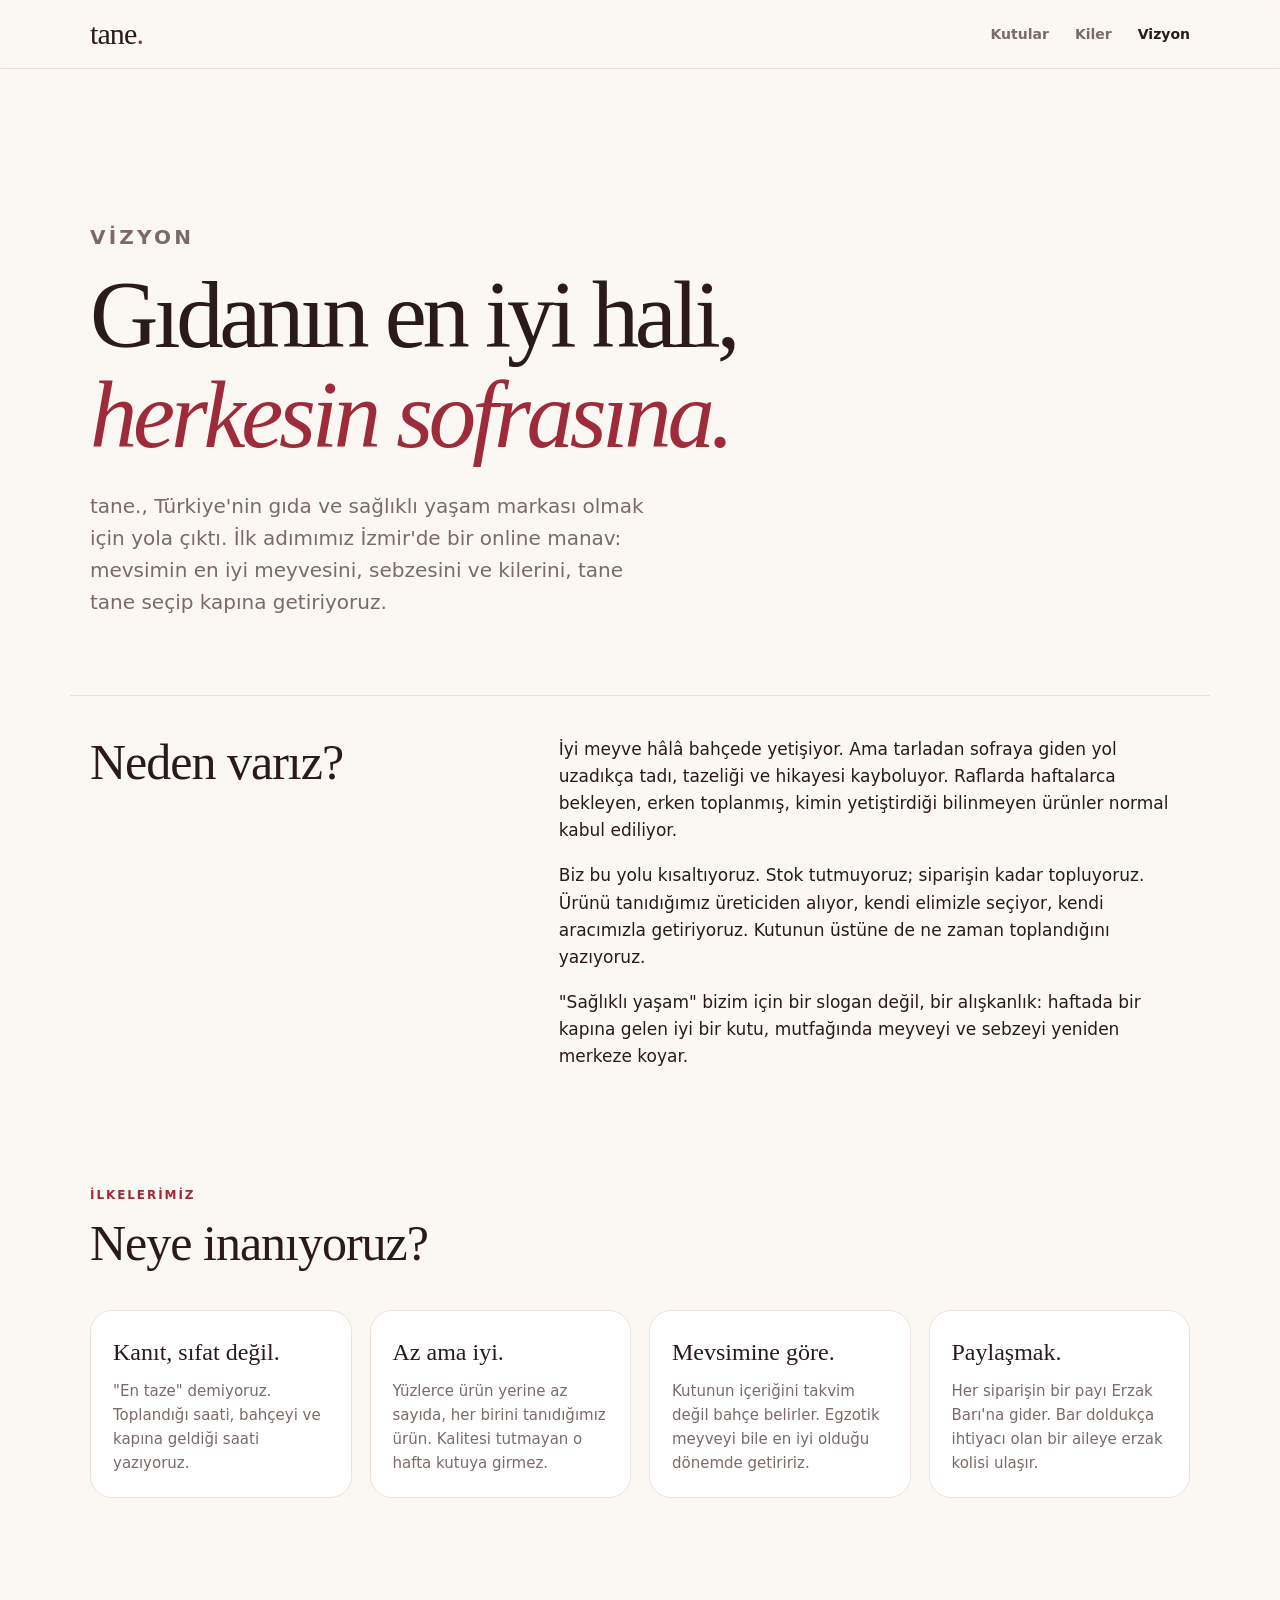
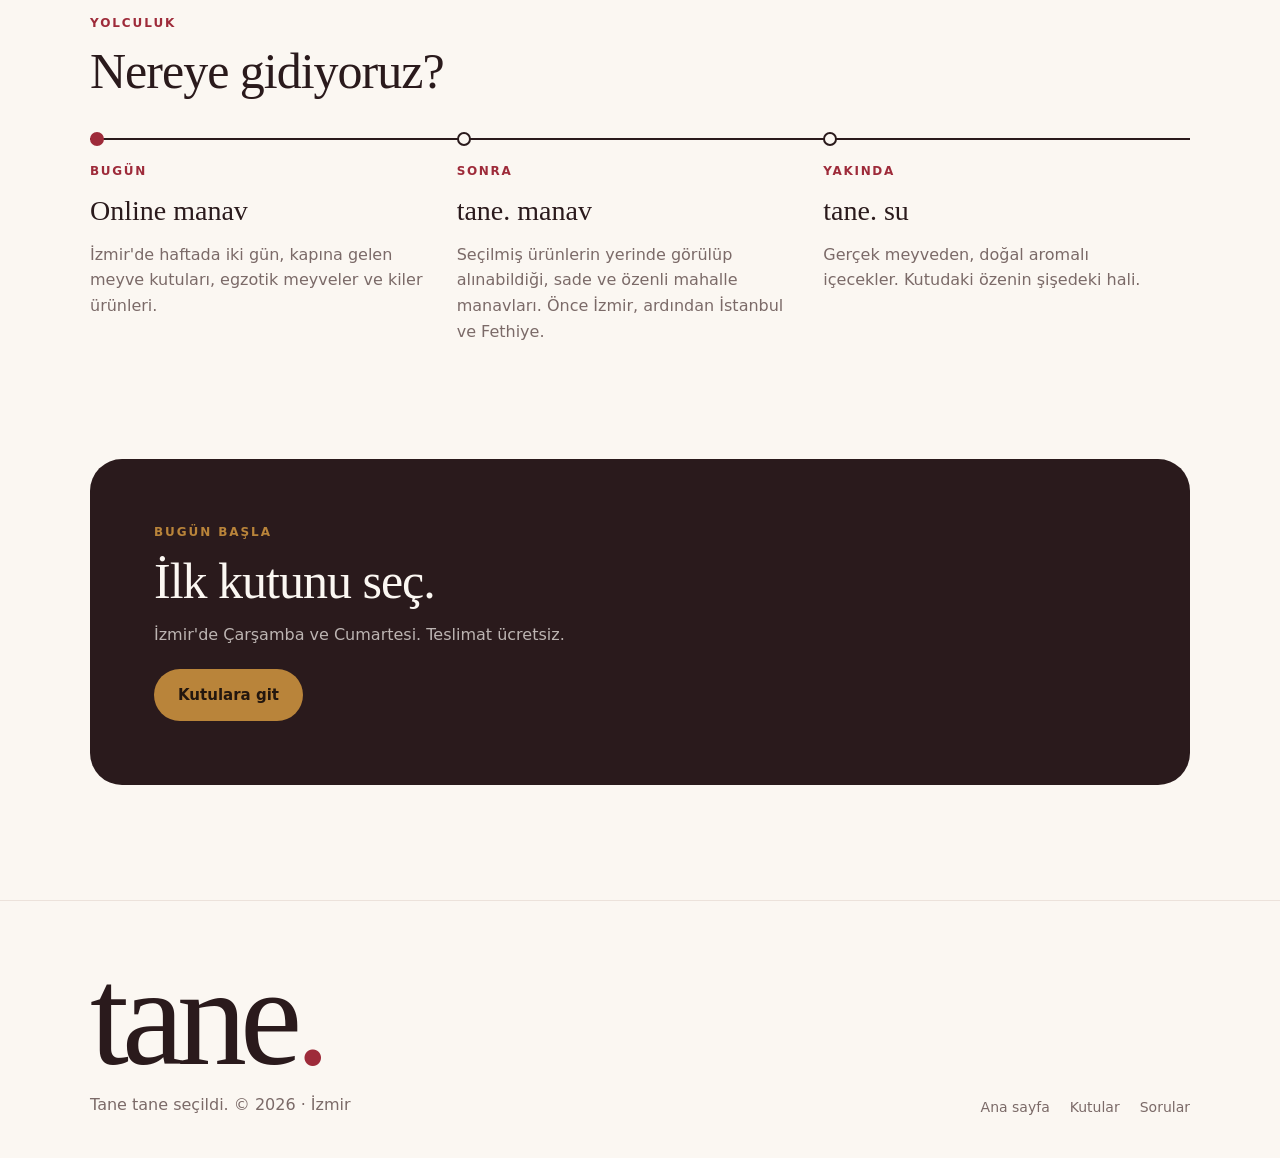
<file: vizyon.html>
<!doctype html>
<html lang="tr">
<head>
<meta charset="utf-8">
<meta name="viewport" content="width=device-width, initial-scale=1, viewport-fit=cover">
<meta http-equiv="Content-Security-Policy" content="default-src 'none'; script-src 'self'; style-src 'self' 'unsafe-inline' https://fonts.googleapis.com; font-src https://fonts.gstatic.com; img-src 'self' data:; connect-src 'none'; base-uri 'none'; form-action 'none'; object-src 'none'">
<meta name="referrer" content="strict-origin-when-cross-origin">
<title>tane. Vizyon</title>
<meta name="description" content="tane. — Türkiye'nin gıda ve sağlıklı yaşam markası. Neden varız, neye inanıyoruz, nereye gidiyoruz.">
<link rel="preconnect" href="https://fonts.googleapis.com">
<link rel="preconnect" href="https://fonts.gstatic.com" crossorigin>
<link rel="stylesheet" href="https://fonts.googleapis.com/css2?family=Fraunces:ital,opsz,wght@0,9..144,300..600;1,9..144,300..600&family=Manrope:wght@400;600;700;800&display=swap">
<link rel="stylesheet" href="assets/style.css">
</head>
<body>
<header class="top">
  <div class="wrap">
    <a href="index.html" class="logo" aria-label="tane. ana sayfa">tane<i>.</i></a>
    <nav class="links" aria-label="Ana menü" style="display:flex"><a href="index.html#kutular">Kutular</a><a href="index.html#kiler">Kiler</a><a href="vizyon.html" aria-current="page">Vizyon</a></nav>
  </div>
</header>

<main>
  <section class="v-hero">
    <div class="wrap">
      <p class="eyebrow">Vizyon</p>
      <h1>Gıdanın en iyi hali, <em>herkesin sofrasına.</em></h1>
      <p>tane., Türkiye'nin gıda ve sağlıklı yaşam markası olmak için yola çıktı. İlk adımımız İzmir'de bir online manav: mevsimin en iyi meyvesini, sebzesini ve kilerini, tane tane seçip kapına getiriyoruz.</p>
    </div>
  </section>

  <section style="padding-top:0">
    <div class="wrap prose">
      <h2>Neden varız?</h2>
      <div class="txt">
        <p>İyi meyve hâlâ bahçede yetişiyor. Ama tarladan sofraya giden yol uzadıkça tadı, tazeliği ve hikayesi kayboluyor. Raflarda haftalarca bekleyen, erken toplanmış, kimin yetiştirdiği bilinmeyen ürünler normal kabul ediliyor.</p>
        <p>Biz bu yolu kısaltıyoruz. Stok tutmuyoruz; siparişin kadar topluyoruz. Ürünü tanıdığımız üreticiden alıyor, kendi elimizle seçiyor, kendi aracımızla getiriyoruz. Kutunun üstüne de ne zaman toplandığını yazıyoruz.</p>
        <p>"Sağlıklı yaşam" bizim için bir slogan değil, bir alışkanlık: haftada bir kapına gelen iyi bir kutu, mutfağında meyveyi ve sebzeyi yeniden merkeze koyar.</p>
      </div>
    </div>
  </section>

  <section style="padding-top:0">
    <div class="wrap">
      <div class="head"><div><p class="eyebrow">İlkelerimiz</p><h2>Neye inanıyoruz?</h2></div></div>
      <div class="values">
        <div><b>Kanıt, sıfat değil.</b><p>"En taze" demiyoruz. Toplandığı saati, bahçeyi ve kapına geldiği saati yazıyoruz.</p></div>
        <div><b>Az ama iyi.</b><p>Yüzlerce ürün yerine az sayıda, her birini tanıdığımız ürün. Kalitesi tutmayan o hafta kutuya girmez.</p></div>
        <div><b>Mevsimine göre.</b><p>Kutunun içeriğini takvim değil bahçe belirler. Egzotik meyveyi bile en iyi olduğu dönemde getiririz.</p></div>
        <div><b>Paylaşmak.</b><p>Her siparişin bir payı Erzak Barı'na gider. Bar doldukça ihtiyacı olan bir aileye erzak kolisi ulaşır.</p></div>
      </div>
    </div>
  </section>

  <section style="padding-top:0">
    <div class="wrap">
      <div class="head"><div><p class="eyebrow">Yolculuk</p><h2>Nereye gidiyoruz?</h2></div></div>
      <div class="journey">
        <div class="now"><span class="when">Bugün</span><b>Online manav</b><p>İzmir'de haftada iki gün, kapına gelen meyve kutuları, egzotik meyveler ve kiler ürünleri.</p></div>
        <div><span class="when">Sonra</span><b>tane. manav</b><p>Seçilmiş ürünlerin yerinde görülüp alınabildiği, sade ve özenli mahalle manavları. Önce İzmir, ardından İstanbul ve Fethiye.</p></div>
        <div><span class="when">Yakında</span><b>tane. su</b><p>Gerçek meyveden, doğal aromalı içecekler. Kutudaki özenin şişedeki hali.</p></div>
      </div>
    </div>
  </section>

  <section style="padding-top:0">
    <div class="wrap">
      <div class="erzak" style="grid-template-columns:minmax(0,1fr)">
        <div><p class="eyebrow">Bugün başla</p><h2>İlk kutunu seç.</h2><p class="muted" style="margin-top:14px;max-width:520px">İzmir'de Çarşamba ve Cumartesi. Teslimat ücretsiz.</p><p style="margin-top:22px"><a class="btn" href="index.html#kutular" style="background:var(--gold);color:#22160E">Kutulara git</a></p></div>
      </div>
    </div>
  </section>
</main>

<footer>
  <div class="wrap">
    <div><div class="big">tane<i>.</i></div><p class="muted" style="margin-top:16px">Tane tane seçildi. © 2026 · İzmir</p></div>
    <nav aria-label="Alt menü"><a href="index.html">Ana sayfa</a><a href="index.html#kutular">Kutular</a><a href="index.html#sorular">Sorular</a></nav>
  </div>
</footer>
</body>
</html>
</file>
<file: assets/style.css>
/* tane. — one calm column of sections on warm paper, pomegranate as the only strong colour. */
:root{
  --bg:#FBF7F2; --bg2:#FFFFFF; --fg:#2A1A1C; --mute:#7B6A68; --line:#ECE2DB;
  --accent:#9E2B3A; --on-accent:#FFF7F4; --soft:#F5EAE5; --gold:#B9843A; --green:#3F6B3A;
  --display:"Fraunces", "Iowan Old Style", Georgia, serif;
  --body:"Manrope", "Inter", system-ui, -apple-system, "Segoe UI", sans-serif;
  --radius:22px; --shadow:0 22px 48px -30px rgba(60,20,28,.45);
  color-scheme:light;
}
@media (prefers-color-scheme:dark){
  :root:not([data-theme="light"]){ --bg:#161011; --bg2:#201718; --fg:#F4EAE7; --mute:#B9A7A4; --line:#382A2B; --accent:#E2717E; --on-accent:#1A1011; --soft:#2A1E20; --gold:#D9A85A; --green:#8CC07E; --shadow:0 22px 48px -30px rgba(0,0,0,.8); color-scheme:dark }
}
:root[data-theme="dark"]{ --bg:#161011; --bg2:#201718; --fg:#F4EAE7; --mute:#B9A7A4; --line:#382A2B; --accent:#E2717E; --on-accent:#1A1011; --soft:#2A1E20; --gold:#D9A85A; --green:#8CC07E; --shadow:0 22px 48px -30px rgba(0,0,0,.8); color-scheme:dark }

*,*::before,*::after{box-sizing:border-box}
html{scroll-behavior:smooth;-webkit-text-size-adjust:100%}
body{margin:0;background:var(--bg);color:var(--fg);font-family:var(--body);font-size:16px;line-height:1.6;-webkit-font-smoothing:antialiased}
body::before{content:"";position:fixed;inset:0 0 auto;height:env(safe-area-inset-top,0px);z-index:60;background:var(--bg)}
img,svg{max-width:100%}
[hidden]{display:none!important}
.wrap{max-width:1140px;margin:0 auto;padding-left:max(20px,env(safe-area-inset-left,0px));padding-right:max(20px,env(safe-area-inset-right,0px))}
h1,h2,h3{font-family:var(--display);font-weight:400;line-height:1.06;margin:0;text-wrap:balance;letter-spacing:-.02em}
h2{font-size:clamp(32px,4.4vw,50px)}
h3{font-size:25px}
p{margin:0}
a{color:inherit}
button{font:inherit;color:inherit;cursor:pointer}
:focus-visible{outline:2px solid var(--accent);outline-offset:3px;border-radius:8px}
.eyebrow{font-size:12px;letter-spacing:.16em;text-transform:uppercase;font-weight:800;color:var(--accent);margin-bottom:12px}
.muted{color:var(--mute)}
.num{font-variant-numeric:tabular-nums}
.sr{position:absolute;width:1px;height:1px;overflow:hidden;clip:rect(0 0 0 0);white-space:nowrap}
section{padding-block:clamp(64px,9vw,120px)}
.head{display:flex;justify-content:space-between;align-items:end;gap:24px;flex-wrap:wrap;margin-bottom:40px}
.head > p{max-width:420px}

.btn{display:inline-flex;align-items:center;justify-content:center;gap:8px;border:0;border-radius:999px;padding:14px 24px;font-weight:800;font-size:15px;background:var(--accent);color:var(--on-accent);text-decoration:none;transition:transform .2s,box-shadow .2s,opacity .2s}
.btn:hover{transform:translateY(-2px);box-shadow:var(--shadow)}
.btn:disabled{opacity:.4;cursor:not-allowed;transform:none;box-shadow:none}
.btn.line{background:transparent;color:var(--fg);box-shadow:inset 0 0 0 1.5px var(--line)}
.btn.line:hover{box-shadow:inset 0 0 0 1.5px var(--fg)}
.btn.sm{padding:10px 16px;font-size:14px}
.btn.block{width:100%}

/* top */
.bar{font-size:13px;font-weight:600;text-align:center;padding:9px 16px;background:var(--fg);color:var(--bg)}
.bar b{color:var(--gold)}
header.top{position:sticky;top:env(safe-area-inset-top,0px);z-index:50;background:color-mix(in srgb,var(--bg) 90%,transparent);backdrop-filter:saturate(1.2) blur(12px);-webkit-backdrop-filter:saturate(1.2) blur(12px);border-bottom:1px solid var(--line)}
.top .wrap{display:flex;align-items:center;gap:28px;height:68px}
.logo{font-family:var(--display);font-size:30px;letter-spacing:-.03em;text-decoration:none;font-weight:500;line-height:1}
.logo i{font-style:normal;color:var(--accent)}
nav.links{display:flex;gap:26px;margin-left:auto;font-size:14px;font-weight:700}
nav.links a{text-decoration:none;color:var(--mute);transition:color .2s}
nav.links a:hover,nav.links a[aria-current="page"]{color:var(--fg)}
.cart-btn{border:0;background:var(--fg);color:var(--bg);border-radius:999px;padding:9px 16px;font-weight:800;font-size:14px;display:flex;align-items:center;gap:8px}
.cart-btn b{background:var(--accent);color:var(--on-accent);border-radius:999px;min-width:22px;height:22px;display:inline-grid;place-items:center;font-size:12px}
.cart-btn.bump{animation:bump .5s}
@keyframes bump{40%{transform:scale(1.12)}}
.menu-btn{display:none;border:1px solid var(--line);background:transparent;border-radius:999px;padding:8px 14px;font-weight:800;font-size:14px;margin-left:auto}
@media (max-width:860px){nav.links{display:none}.menu-btn{display:inline-flex}.top .wrap{gap:10px}}

/* hero */
.hero{padding-block:clamp(48px,7vw,96px) clamp(40px,6vw,72px)}
.hero-grid{display:grid;grid-template-columns:1.05fr .95fr;gap:56px;align-items:center}
@media (max-width:900px){.hero-grid{grid-template-columns:minmax(0,1fr);gap:36px}}
.hero h1{font-size:clamp(52px,8vw,104px);letter-spacing:-.045em;font-weight:340}
.hero h1 em{font-style:italic;color:var(--accent)}
.hero .lead{font-size:clamp(17px,1.5vw,19px);color:var(--mute);max-width:470px;margin-top:22px}
.hero .ctas{display:flex;gap:12px;flex-wrap:wrap;margin-top:30px}
.hello{font-weight:800;color:var(--accent);font-size:14px;margin-bottom:10px}
.hero-art{aspect-ratio:5/4;border-radius:32px;background:#2A1A1C;display:grid;place-items:center;overflow:hidden;position:relative;max-width:100%}
.hero-art svg{width:88%;height:auto}
.hero-art .tag{position:absolute;left:18px;bottom:18px;background:var(--bg);color:var(--fg);border-radius:999px;padding:7px 14px;font-size:12px;font-weight:800}
.hero-art g.it{animation:drop .9s cubic-bezier(.3,1.4,.5,1) backwards}
@keyframes drop{from{transform:translateY(-22px) scale(.92)}to{transform:none}}
.trust{display:grid;grid-template-columns:repeat(3,minmax(0,1fr));gap:24px;border-top:1px solid var(--line);padding-top:28px;margin-top:clamp(48px,6vw,72px)}
@media (max-width:720px){.trust{grid-template-columns:minmax(0,1fr);gap:16px}}
.trust div{display:flex;gap:14px;align-items:start;font-size:14px}
.trust svg{flex:none;width:28px;height:28px;color:var(--accent)}
.trust b{display:block;font-size:15px}

/* boxes */
.seg-inline{display:inline-flex;background:var(--bg2);border:1px solid var(--line);border-radius:999px;padding:4px;flex-wrap:wrap}
.seg-inline button{border:0;background:transparent;border-radius:999px;padding:9px 16px;font-weight:800;font-size:14px}
.seg-inline button small{font-weight:700;color:var(--green);margin-left:5px}
.seg-inline button[aria-pressed="true"]{background:var(--fg);color:var(--bg)}
.seg-inline button[aria-pressed="true"] small{color:inherit;opacity:.75}
.boxes{display:grid;grid-template-columns:repeat(3,minmax(0,1fr));gap:20px}
@media (max-width:980px){.boxes{grid-template-columns:minmax(0,1fr)}}
.box{border-radius:26px;background:var(--bg2);border:1px solid var(--line);overflow:hidden;display:flex;flex-direction:column;transition:transform .35s,box-shadow .35s}
.box:hover{transform:translateY(-5px);box-shadow:var(--shadow)}
.box .art{height:210px;display:grid;place-items:center;background:var(--soft);position:relative}
.box.lux .art{background:#2A1A1C}
.box .art svg{width:80%;height:auto;transition:transform .6s cubic-bezier(.3,0,.2,1)}
.box:hover .art svg{transform:scale(1.05) rotate(-1deg)}
.badge{position:absolute;top:14px;left:14px;background:var(--bg2);color:var(--fg);border-radius:999px;font-size:12px;font-weight:800;padding:5px 12px}
.box.lux .badge{background:var(--gold);color:#22160E}
.box .body{padding:24px;display:grid;gap:10px;flex:1;align-content:start}
.facts{display:flex;gap:6px;flex-wrap:wrap;font-size:13px;font-weight:700;color:var(--mute)}
.facts span:not(:last-child)::after{content:"·";margin-left:6px}
.box .price-row{display:flex;justify-content:space-between;align-items:end;gap:12px;flex-wrap:wrap;margin-top:auto;padding-top:14px}
.price{font-family:var(--display);font-size:32px;line-height:1;white-space:nowrap;font-variant-numeric:tabular-nums}
.price s{font-family:var(--body);font-size:14px;color:var(--mute);margin-right:6px}
.own{margin-top:20px;border-radius:26px;border:1px solid var(--line);background:var(--bg2);display:grid;grid-template-columns:auto 1fr auto;gap:28px;align-items:center;padding:22px 28px}
.own .ico{width:120px;height:80px;border-radius:14px;background:var(--soft);display:grid;place-items:center;overflow:hidden}
.own .ico svg{width:92%}
@media (max-width:760px){.own{grid-template-columns:minmax(0,1fr);gap:16px}.own .ico{display:none}}
.note{font-size:14px;color:var(--mute);margin-top:16px}

/* how */
.how{display:grid;grid-template-columns:1.1fr .9fr;gap:56px;align-items:center}
@media (max-width:900px){.how{grid-template-columns:minmax(0,1fr);gap:40px}}
.steps{display:grid;gap:26px;margin-top:8px}
.step{display:grid;grid-template-columns:44px 1fr;gap:16px;align-items:start}
.step .n{width:44px;height:44px;border-radius:50%;border:1.5px solid var(--accent);color:var(--accent);display:grid;place-items:center;font-family:var(--display);font-size:20px}
.step b{display:block;font-family:var(--display);font-size:23px;font-weight:400;margin-bottom:2px}
.label{background:#F8F1E6;color:#1F1A17;border-radius:14px;padding:22px 24px;box-shadow:0 30px 60px -30px rgba(0,0,0,.4);transform:rotate(-2deg);border-left:10px solid #9E2B3A;max-width:440px;width:100%;justify-self:center;position:relative}
.label .t{display:flex;justify-content:space-between;align-items:baseline;font-size:11px;letter-spacing:.14em;text-transform:uppercase;font-weight:800;color:#6E6763}
.label .t span:first-child{font-family:var(--display);font-size:24px;letter-spacing:-.03em;text-transform:none;font-weight:500;color:#1F1A17}
.label .route{display:grid;grid-template-columns:1fr auto 1fr;gap:12px;align-items:center;margin:16px 0;font-size:12px;color:#6E6763}
.label .route b{display:block;font-family:var(--display);font-size:21px;font-weight:400;color:#1F1A17}
.label .route i{font-style:normal;font-family:var(--display);font-size:26px;color:#9E2B3A}
.label .hours{display:flex;align-items:baseline;gap:10px;border-top:1px dashed #CFC6BC;padding-top:12px;font-size:14px}
.label .hours b{font-family:var(--display);font-size:52px;font-weight:400;line-height:1;color:#9E2B3A}
.label .stamp{position:absolute;right:16px;bottom:-20px;width:82px;height:82px;border-radius:50%;border:2px solid #9E2B3A;color:#9E2B3A;background:#F8F1E6;display:grid;place-items:center;text-align:center;font-size:10px;font-weight:800;letter-spacing:.08em;text-transform:uppercase;transform:rotate(14deg)}

/* kiler */
.kiler{display:grid;grid-template-columns:repeat(4,minmax(0,1fr));gap:18px}
@media (max-width:980px){.kiler{grid-template-columns:repeat(2,minmax(0,1fr))}}
@media (max-width:420px){.kiler{gap:12px}}
.jar-card{background:var(--bg2);border:1px solid var(--line);border-radius:22px;padding:18px;display:grid;gap:6px;align-content:start;transition:transform .3s,border-color .3s}
.jar-card:hover{transform:translateY(-4px);border-color:var(--accent)}
.jar-card .jar{height:120px;display:grid;place-items:center;background:var(--soft);border-radius:16px;margin-bottom:8px}
.jar-card .jar svg{height:96px;width:auto}
.jar-card b{font-size:15px;line-height:1.3}
.jar-card small{color:var(--mute);font-size:13px}
.jar-card .r{display:flex;justify-content:space-between;align-items:center;gap:8px;margin-top:8px;flex-wrap:wrap}
.jar-card .r span{font-family:var(--display);font-size:22px;white-space:nowrap}

/* erzak */
.erzak{border-radius:32px;background:var(--fg);color:var(--bg);padding:clamp(28px,5vw,64px);display:grid;grid-template-columns:1fr 1fr;gap:48px;align-items:center}
@media (max-width:860px){.erzak{grid-template-columns:minmax(0,1fr);gap:28px}}
.erzak .eyebrow{color:var(--gold)}
.erzak p.muted{color:color-mix(in srgb,var(--bg) 70%,transparent)}
.erzak-bar{display:grid;gap:12px}
.erzak-bar .top{display:flex;justify-content:space-between;align-items:baseline;font-weight:800;font-size:14px}
.erzak-bar .top b{font-family:var(--display);font-size:46px;font-weight:400;line-height:1}
.erzak-bar .track{height:14px;border-radius:14px;background:color-mix(in srgb,var(--bg) 14%,transparent);overflow:hidden}
.erzak-bar .track i{display:block;height:100%;width:0;border-radius:14px;background:var(--gold);transition:width 1.4s cubic-bezier(.3,0,.2,1)}
.erzak-bar small{color:color-mix(in srgb,var(--bg) 70%,transparent);font-size:13px}

/* faq + footer */
.faq{display:grid;gap:10px;max-width:780px}
details.q{background:var(--bg2);border:1px solid var(--line);border-radius:16px;padding:18px 22px}
details.q summary{cursor:pointer;font-weight:800;list-style:none;display:flex;justify-content:space-between;gap:16px}
details.q summary::-webkit-details-marker{display:none}
details.q summary::after{content:"+";font-size:22px;line-height:1;color:var(--accent);transition:transform .3s}
details.q[open] summary::after{transform:rotate(45deg)}
details.q p{margin-top:10px;color:var(--mute)}
footer{border-top:1px solid var(--line);padding-block:56px 40px}
footer .wrap{display:grid;grid-template-columns:1fr auto;gap:32px;align-items:end}
@media (max-width:760px){footer .wrap{grid-template-columns:minmax(0,1fr)}}
footer .big{font-family:var(--display);font-size:clamp(64px,11vw,140px);line-height:.85;letter-spacing:-.05em}
footer .big i{font-style:normal;color:var(--accent)}
footer nav{display:flex;flex-wrap:wrap;gap:10px 20px;font-size:14px;color:var(--mute)}
footer nav a,footer nav button{color:var(--mute);text-decoration:none;border:0;background:none;padding:0;font-size:14px}
footer nav a:hover,footer nav button:hover{color:var(--fg)}

/* forms */
input,select,textarea{font:inherit;color:var(--fg);background:var(--bg);border:1px solid var(--line);border-radius:12px;padding:12px 14px;width:100%;min-width:0}
textarea{min-height:70px;resize:vertical}
.field{display:grid;gap:6px;font-size:13px;font-weight:800;min-width:0}
.two{display:grid;grid-template-columns:minmax(0,1fr) minmax(0,1fr);gap:10px}
@media (max-width:420px){.two{grid-template-columns:minmax(0,1fr)}}
.check{display:flex;gap:10px;font-size:13px;color:var(--mute);align-items:start}
.check input{width:18px;height:18px;margin-top:2px;flex:none;accent-color:var(--accent)}

/* sheets */
.scrim{position:fixed;inset:0;background:rgba(18,8,10,.45);z-index:80;opacity:0;pointer-events:none;transition:opacity .3s}
.scrim.on{opacity:1;pointer-events:auto}
.sheet{position:fixed;top:0;right:0;bottom:0;width:min(480px,100%);background:var(--bg);z-index:90;transform:translateX(105%);visibility:hidden;transition:transform .45s cubic-bezier(.6,.1,.2,1),visibility 0s .45s;display:flex;flex-direction:column}
.sheet.on{transform:none;visibility:visible;transition:transform .45s cubic-bezier(.6,.1,.2,1)}
@media (max-width:600px){.sheet{top:auto;height:92%;width:100%;border-radius:24px 24px 0 0;transform:translateY(105%)}}
.sh-head{padding:calc(env(safe-area-inset-top,0px) + 18px) max(22px,env(safe-area-inset-right,0px)) 14px 22px;display:flex;justify-content:space-between;align-items:center;gap:12px;border-bottom:1px solid var(--line)}
@media (max-width:600px){.sh-head{padding-top:18px}}
.sh-head h3{font-size:26px}
.sh-body{overflow:auto;flex:1;padding:20px max(22px,env(safe-area-inset-right,0px)) 20px 22px;display:grid;gap:20px;align-content:start}
.sh-foot{padding:14px max(22px,env(safe-area-inset-right,0px)) calc(env(safe-area-inset-bottom,0px) + 16px) 22px;border-top:1px solid var(--line);display:grid;gap:10px;background:var(--bg2)}
.xbtn{border:0;background:var(--soft);border-radius:50%;width:38px;height:38px;font-size:20px;flex:none;line-height:1}
.sub{font-size:12px;font-weight:800;letter-spacing:.12em;text-transform:uppercase;color:var(--mute);margin-bottom:8px}
.seg{display:grid;grid-template-columns:repeat(3,minmax(0,1fr));gap:6px}
.seg.two-col{grid-template-columns:repeat(2,minmax(0,1fr))}
.seg button{border:1px solid var(--line);background:var(--bg2);border-radius:14px;padding:10px 6px;font-weight:800;font-size:14px;text-align:center}
.seg button small{display:block;font-weight:600;color:var(--mute);font-size:12px}
.seg button[aria-pressed="true"]{background:var(--fg);color:var(--bg);border-color:var(--fg)}
.seg button[aria-pressed="true"] small{color:inherit;opacity:.75}
.preview{background:var(--soft);border-radius:20px;display:grid;place-items:center;height:180px;overflow:hidden;position:relative}
.preview.dark{background:#2A1A1C}
.preview svg{width:76%;height:auto}
.toggle{display:flex;gap:14px;align-items:center;border:1.5px solid var(--line);border-radius:18px;padding:14px;cursor:pointer;transition:border-color .2s,background .2s}
.toggle input{width:20px;height:20px;accent-color:var(--accent);flex:none}
.toggle.on{border-color:var(--accent);background:var(--soft)}
.toggle span b{display:block}
.toggle span small{color:var(--mute)}
.toggle .p{margin-left:auto;font-weight:800;white-space:nowrap}
.rows{display:grid;gap:8px}
.row{display:grid;grid-template-columns:40px minmax(0,1fr) auto;gap:12px;align-items:center;background:var(--bg2);border:1px solid var(--line);border-radius:14px;padding:10px 12px;transition:border-color .2s}
.row.has{border-color:var(--accent)}
.row.off{opacity:.45}
.row svg{width:40px;height:40px}
.row b{font-size:14px;display:block;line-height:1.3}
.row small{color:var(--mute);font-size:12px}
.qty{display:flex;align-items:center;gap:6px}
.qty button{width:30px;height:30px;border-radius:50%;border:1px solid var(--line);background:var(--bg);font-weight:800;line-height:1}
.qty button:disabled{opacity:.3;cursor:not-allowed}
.qty span{min-width:46px;text-align:center;font-weight:800;font-size:13px}
.chips{display:flex;flex-wrap:wrap;gap:6px}
.chip{border:1px solid var(--line);background:var(--bg2);border-radius:999px;padding:7px 12px;font-weight:700;font-size:13px}
.chip[aria-pressed="true"]{background:var(--fg);color:var(--bg);border-color:var(--fg);text-decoration:line-through}
.chip:disabled{opacity:.35;cursor:not-allowed}
details.more{border:1px solid var(--line);border-radius:16px;padding:14px 16px;background:var(--bg2)}
details.more summary{cursor:pointer;font-weight:800;list-style:none}
details.more summary::-webkit-details-marker{display:none}
details.more summary::after{content:" +";color:var(--accent)}
details.more[open] summary::after{content:" −"}
details.more > div{display:grid;gap:14px;margin-top:14px}
.tabs{display:flex;gap:6px}
.tabs button{flex:1;border:1px solid var(--line);background:var(--bg2);border-radius:12px;padding:10px 4px;font-weight:800;font-size:14px}
.tabs button[aria-pressed="true"]{background:var(--fg);color:var(--bg);border-color:var(--fg)}
.meter{height:8px;border-radius:8px;background:var(--soft);overflow:hidden}
.meter i{display:block;height:100%;width:0;background:var(--accent);border-radius:8px;transition:width .5s cubic-bezier(.3,0,.2,1)}
.minline{display:grid;gap:6px;font-size:13px;font-weight:800}
.total{display:flex;justify-content:space-between;align-items:baseline;gap:10px}
.total b{font-family:var(--display);font-size:30px;font-weight:400;white-space:nowrap;font-variant-numeric:tabular-nums}
.total small{color:var(--mute);font-weight:600}
.stepper{display:flex;gap:6px;font-size:12px;font-weight:800;color:var(--mute);margin-top:10px}
.stepper span{flex:1;border-top:3px solid var(--line);padding-top:6px}
.stepper span.on{border-color:var(--accent);color:var(--fg)}
.ci{background:var(--bg2);border:1px solid var(--line);border-radius:16px;padding:14px;display:grid;gap:4px;font-size:14px}
.ci .t{display:flex;justify-content:space-between;font-weight:800;gap:10px}
.ci .rm{justify-self:start;border:0;background:none;color:var(--accent);padding:0;font-weight:800;font-size:13px}
.hint{font-size:13px;color:var(--mute);background:var(--soft);border-radius:14px;padding:12px 14px}
.hint.warn{color:var(--fg)}
.totals{display:grid;gap:6px;font-size:14px;font-variant-numeric:tabular-nums}
.totals div{display:flex;justify-content:space-between;gap:10px}
.empty{color:var(--mute);text-align:center;padding:48px 0}
.mnav{display:grid;gap:4px}
.mnav a{font-family:var(--display);font-size:30px;text-decoration:none;padding:8px 0;border-bottom:1px solid var(--line)}

/* modal */
.modal{position:fixed;inset:0;z-index:100;display:grid;place-items:center;padding:20px;pointer-events:none}
.modal .card{pointer-events:auto;width:min(520px,100%);max-height:calc(100% - 40px);overflow:auto;background:var(--bg);border-radius:28px;padding:30px;box-shadow:0 40px 80px -30px rgba(0,0,0,.5);transform:translateY(20px) scale(.97);opacity:0;transition:.35s cubic-bezier(.5,0,.2,1)}
.modal.on .card{transform:none;opacity:1}
.modal:not(.on){visibility:hidden}
.qprog{display:flex;gap:6px;margin-bottom:22px}
.qprog i{flex:1;height:4px;border-radius:4px;background:var(--line);transition:background .3s}
.qprog i.on{background:var(--accent)}
.qopts{display:grid;gap:10px;margin-top:20px}
.qopts button{display:flex;justify-content:space-between;align-items:center;border:1px solid var(--line);background:var(--bg2);border-radius:16px;padding:16px 18px;font-weight:700;text-align:left;transition:border-color .2s,transform .2s}
.qopts button::after{content:"→";color:var(--accent)}
.qopts button:hover{border-color:var(--accent);transform:translateX(3px)}
.qtop{display:flex;justify-content:space-between;align-items:center;gap:12px}
.qtop .xbtn{width:34px;height:34px;font-size:18px}
.toast{position:fixed;left:50%;top:calc(env(safe-area-inset-top,0px) + 84px);transform:translate(-50%,-16px);background:var(--fg);color:var(--bg);padding:12px 20px;border-radius:999px;font-weight:800;font-size:14px;z-index:120;opacity:0;transition:.3s;pointer-events:none;max-width:calc(100% - 32px);text-align:center}
.toast.on{opacity:1;transform:translate(-50%,0)}

.reveal{transition:transform .8s cubic-bezier(.2,.7,.2,1)}
.reveal.pre{transform:translateY(24px)}

/* vizyon page */
.v-hero{padding-block:clamp(64px,10vw,140px) clamp(40px,6vw,80px)}
.v-hero h1{font-size:clamp(48px,7.4vw,96px);letter-spacing:-.045em;font-weight:340;max-width:14ch}
.v-hero h1 em{font-style:italic;color:var(--accent)}
.v-hero p{font-size:clamp(17px,1.6vw,20px);color:var(--mute);max-width:560px;margin-top:24px}
.prose{display:grid;grid-template-columns:.8fr 1.2fr;gap:48px;border-top:1px solid var(--line);padding-top:40px}
@media (max-width:860px){.prose{grid-template-columns:minmax(0,1fr);gap:20px}}
.prose .txt{display:grid;gap:18px;font-size:17px;max-width:620px}
.values{display:grid;grid-template-columns:repeat(4,minmax(0,1fr));gap:18px}
@media (max-width:980px){.values{grid-template-columns:repeat(2,minmax(0,1fr))}}
@media (max-width:520px){.values{grid-template-columns:minmax(0,1fr)}}
.values div{background:var(--bg2);border:1px solid var(--line);border-radius:22px;padding:22px;display:grid;gap:8px;align-content:start}
.values b{font-family:var(--display);font-size:24px;font-weight:400}
.values p{color:var(--mute);font-size:15px}
.journey{display:grid;grid-template-columns:repeat(3,minmax(0,1fr));gap:0;border-top:2px solid var(--fg)}
@media (max-width:860px){.journey{grid-template-columns:minmax(0,1fr)}}
.journey div{padding:22px 24px 0 0;display:grid;gap:8px;align-content:start;position:relative}
.journey div::before{content:"";position:absolute;top:-8px;left:0;width:14px;height:14px;border-radius:50%;background:var(--bg);border:2px solid var(--fg)}
.journey div.now::before{background:var(--accent);border-color:var(--accent)}
.journey .when{font-size:12px;letter-spacing:.14em;text-transform:uppercase;font-weight:800;color:var(--accent)}
.journey b{font-family:var(--display);font-size:28px;font-weight:400}
.journey p{color:var(--mute)}
@media (max-width:860px){.journey{border-top:0;border-left:2px solid var(--fg);padding-left:22px}.journey div{padding:0 0 28px}.journey div::before{top:6px;left:-31px}}

@media (prefers-reduced-motion:reduce){*,*::before,*::after{animation:none!important;transition:none!important;scroll-behavior:auto!important}}
@media (max-width:520px){.seg-inline{display:grid;grid-template-columns:repeat(3,minmax(0,1fr));width:100%;border-radius:18px}.seg-inline button{padding:9px 4px;font-size:13px;border-radius:14px}.seg-inline button small{display:block;margin:0}}
</file>
